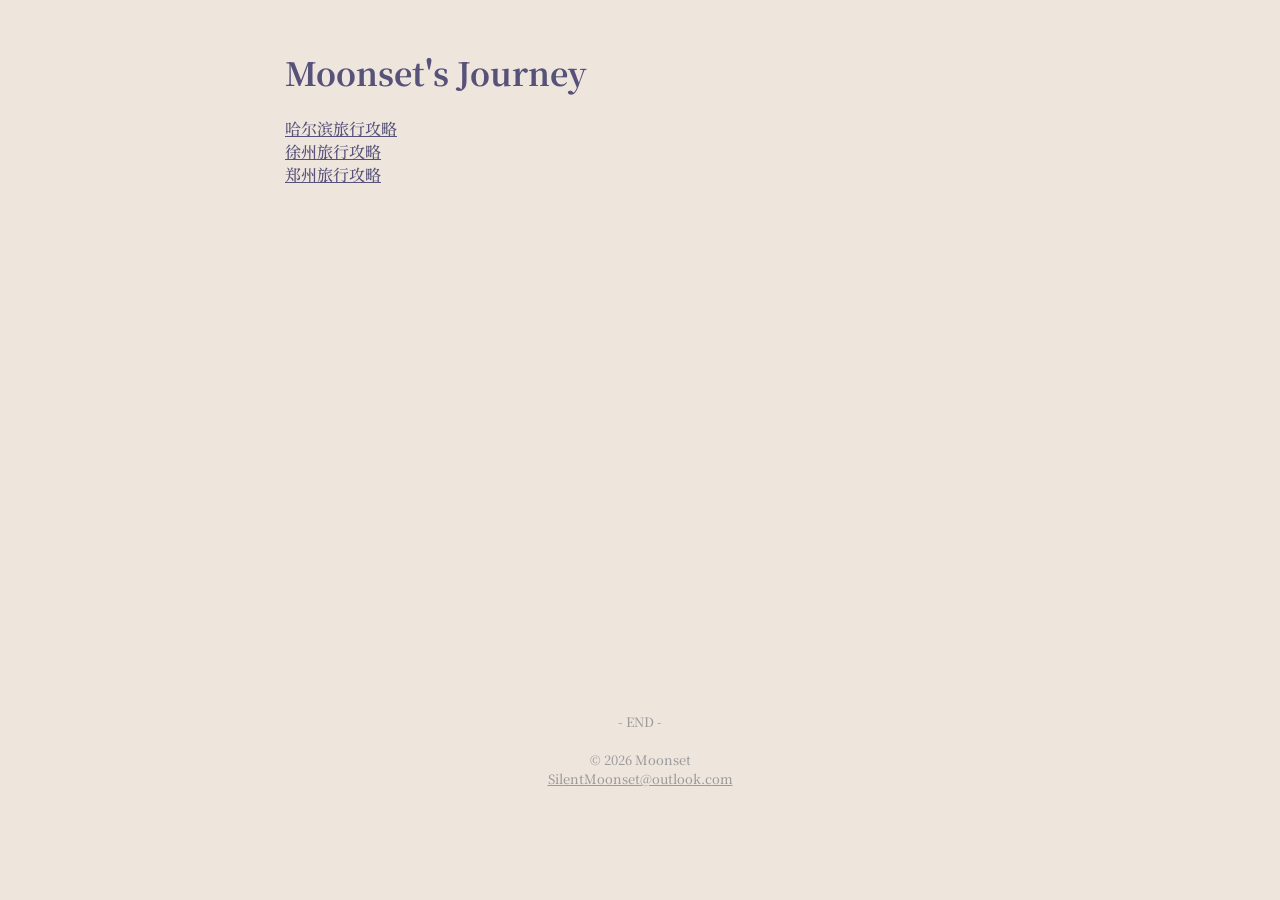
<file: index.html>
<!DOCTYPE html>

<html lang="zh-CN">

  <head>
    <meta charset="UTF-8">
    <meta name="viewport" content="width=device-width, initial-scale=1">

    <meta name="author" content="Moonset">
    <meta name="description" content="Walkthrough for my journey">

    <title>旅行攻略</title>
    <link rel="icon" href="./img/moonset_logo_2.png" type="image/x-icon">
    
    <link rel="stylesheet" href="./css/style.css">
  </head>

  <body>

    <main>
      <div class="container">
          <h1>Moonset's Journey</h1>

          <a href="./site/haerbin.html">哈尔滨旅行攻略</a><br>
          <a href="./site/xuzhou.html">徐州旅行攻略</a><br>
          <a href="./site/zhengzhou.html">郑州旅行攻略</a><br>
      </div>
    </main>

    <footer>
      <br><br><br><br><br><br><br><br><br><br><br><br><br><br><br><br><br><br><br><br><br><br><br><br>
      <p>- END -</p>
      <br>
      <p>&copy; 2026 Moonset</p>
      <p><a href="mailto:silentmoonset@outlook.com">SilentMoonset@outlook.com</a></p>
    </footer>

  </body>

</html>
</file>
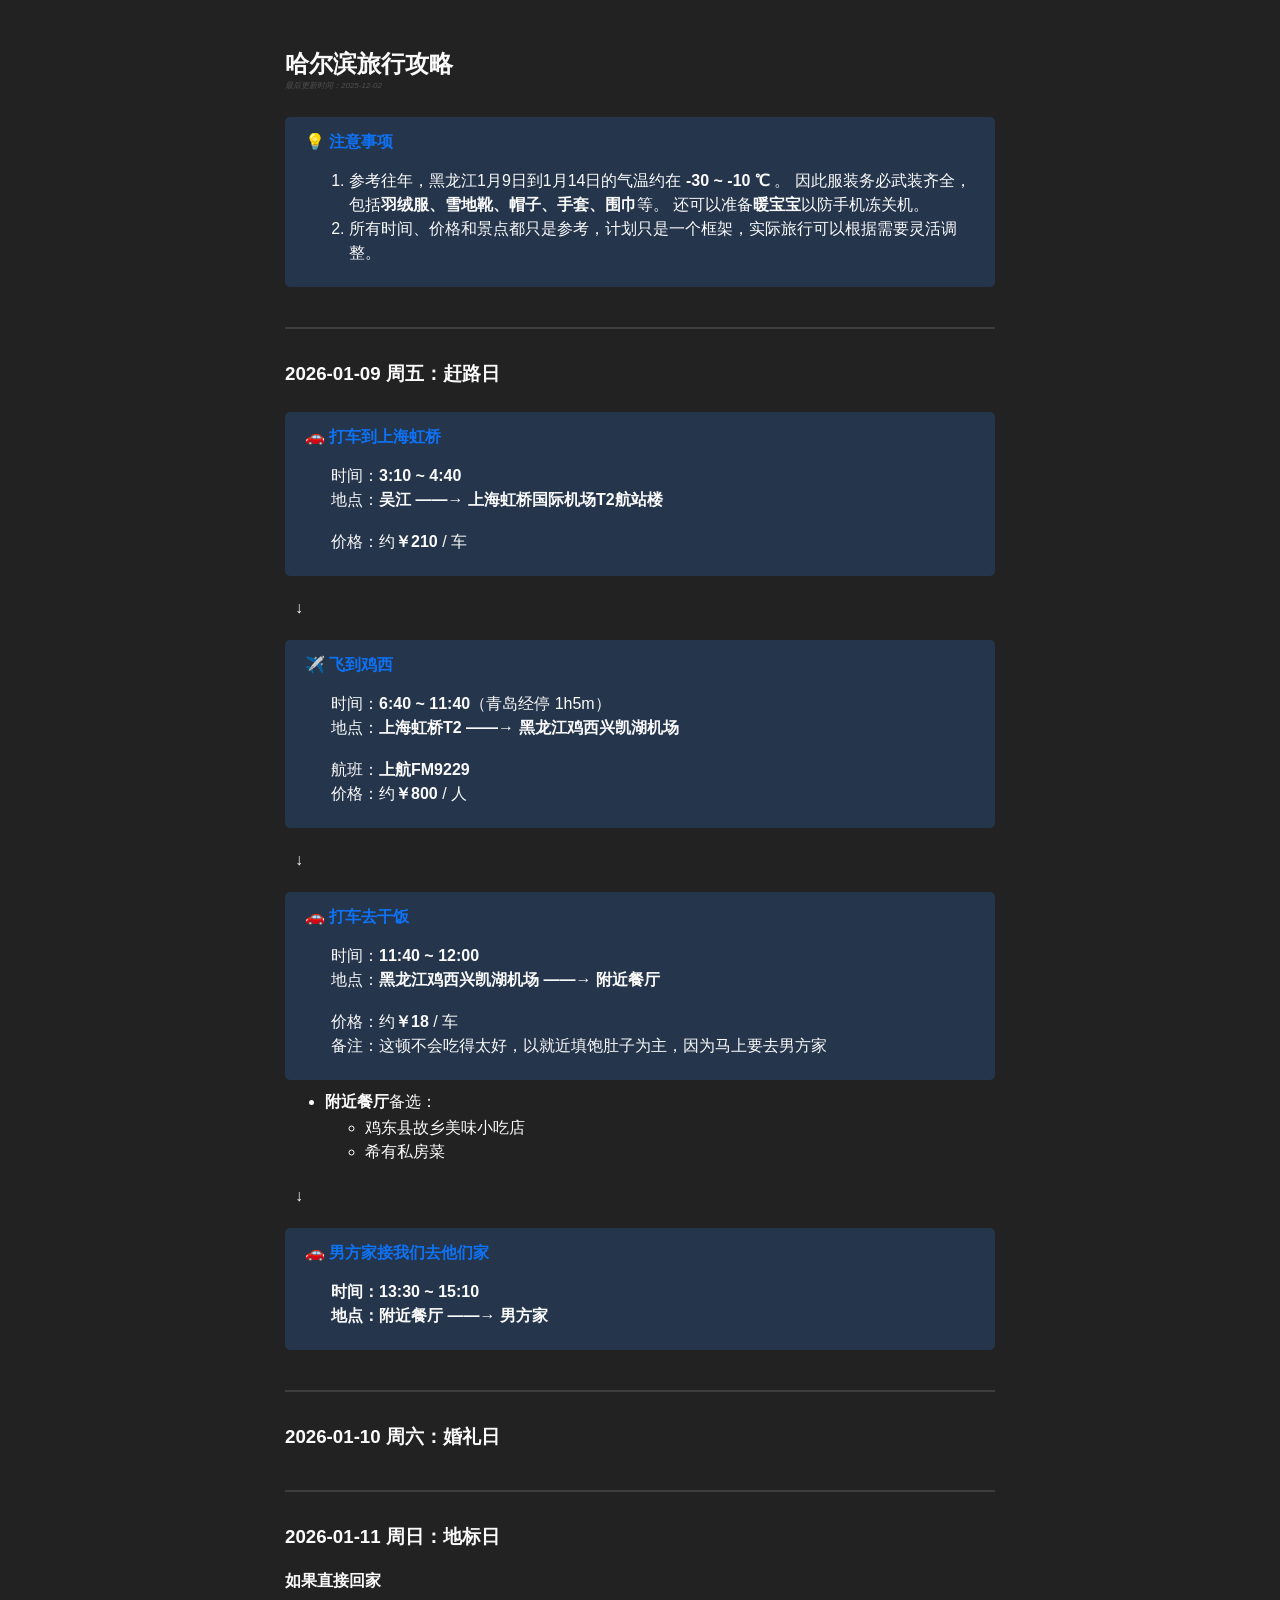
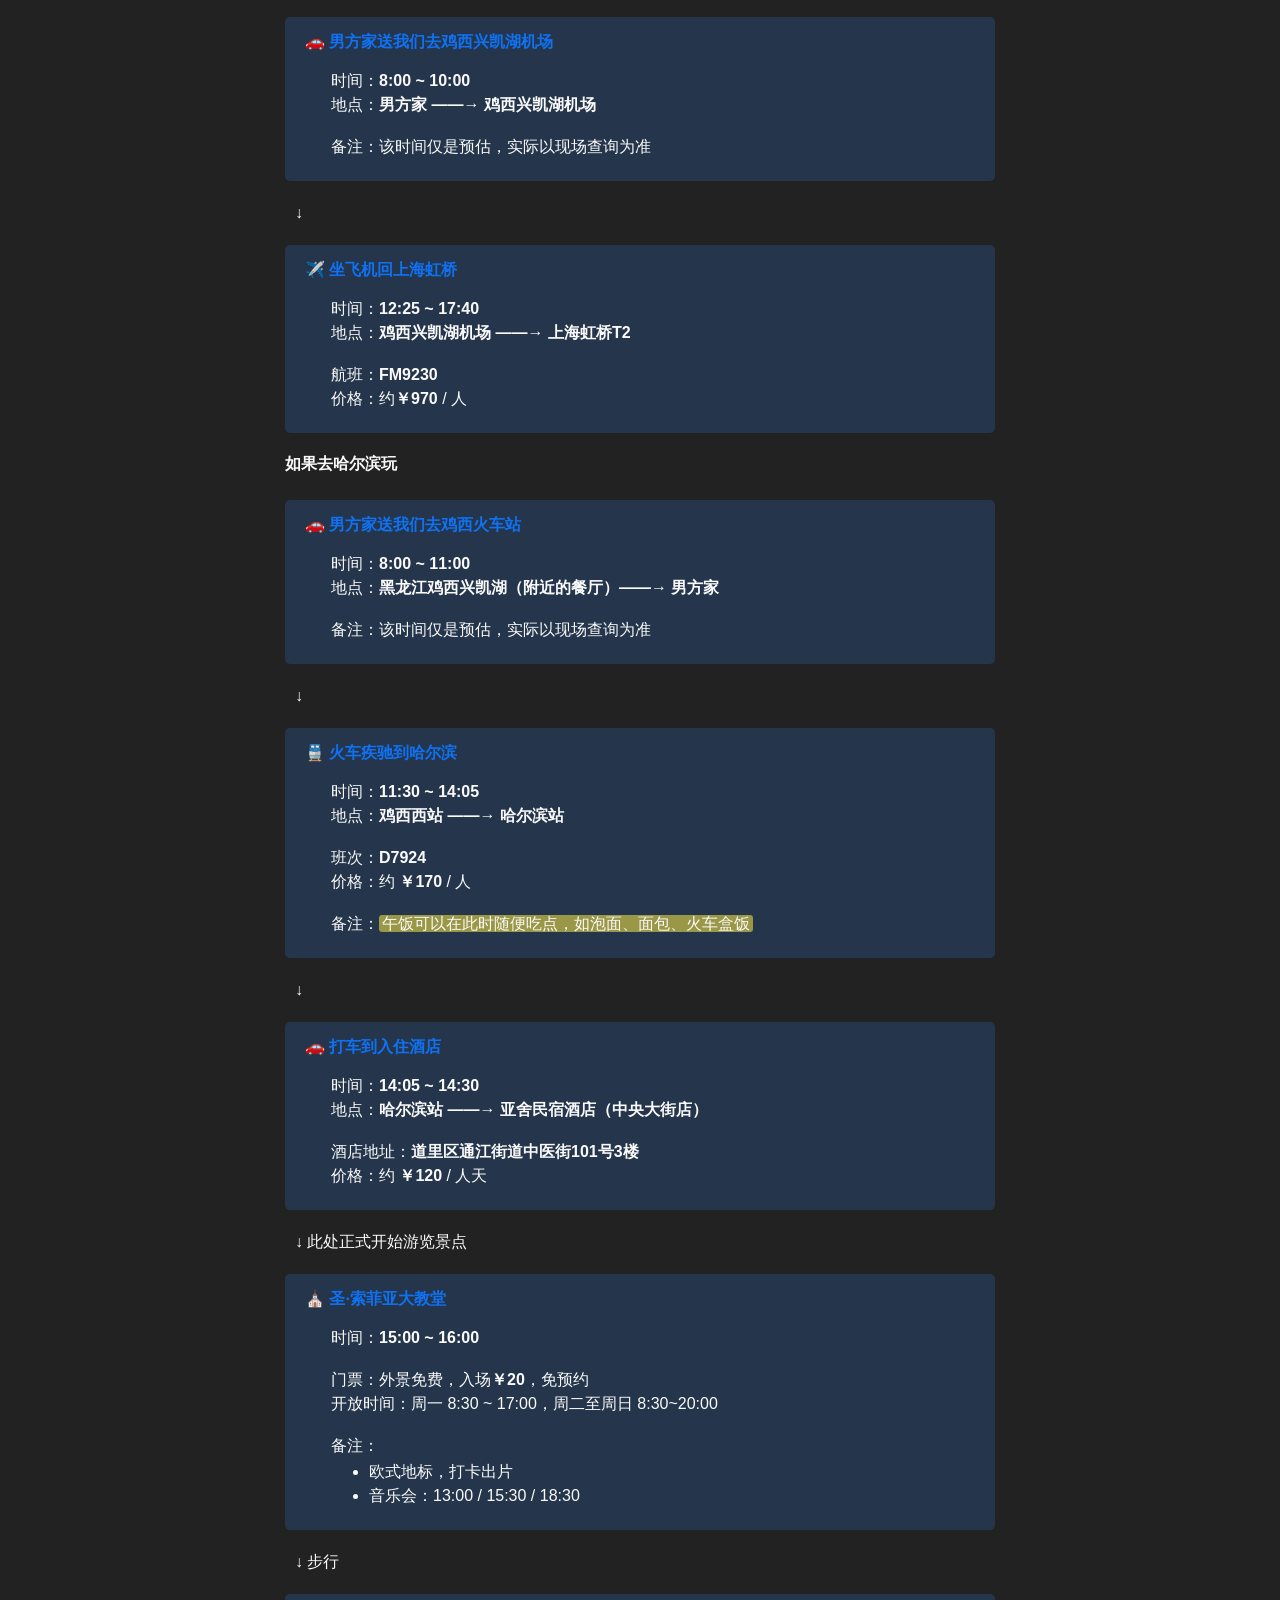
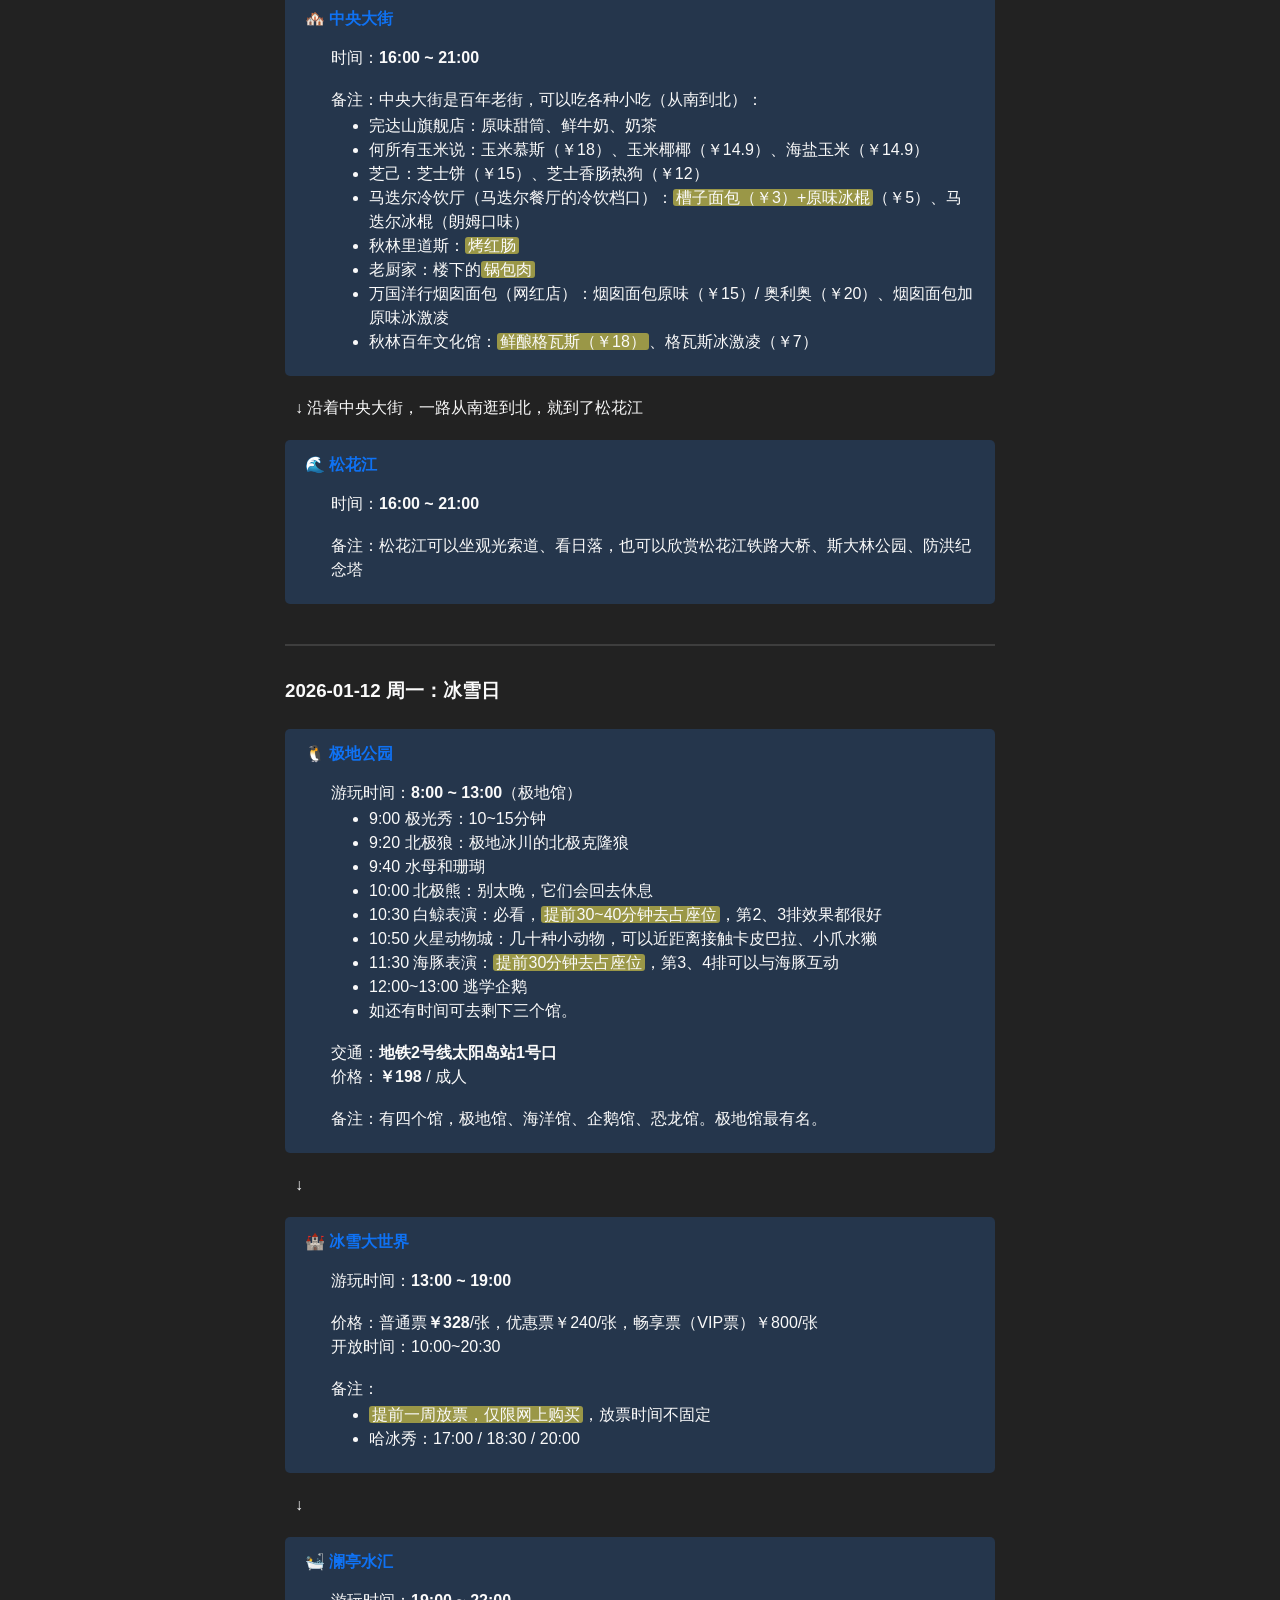
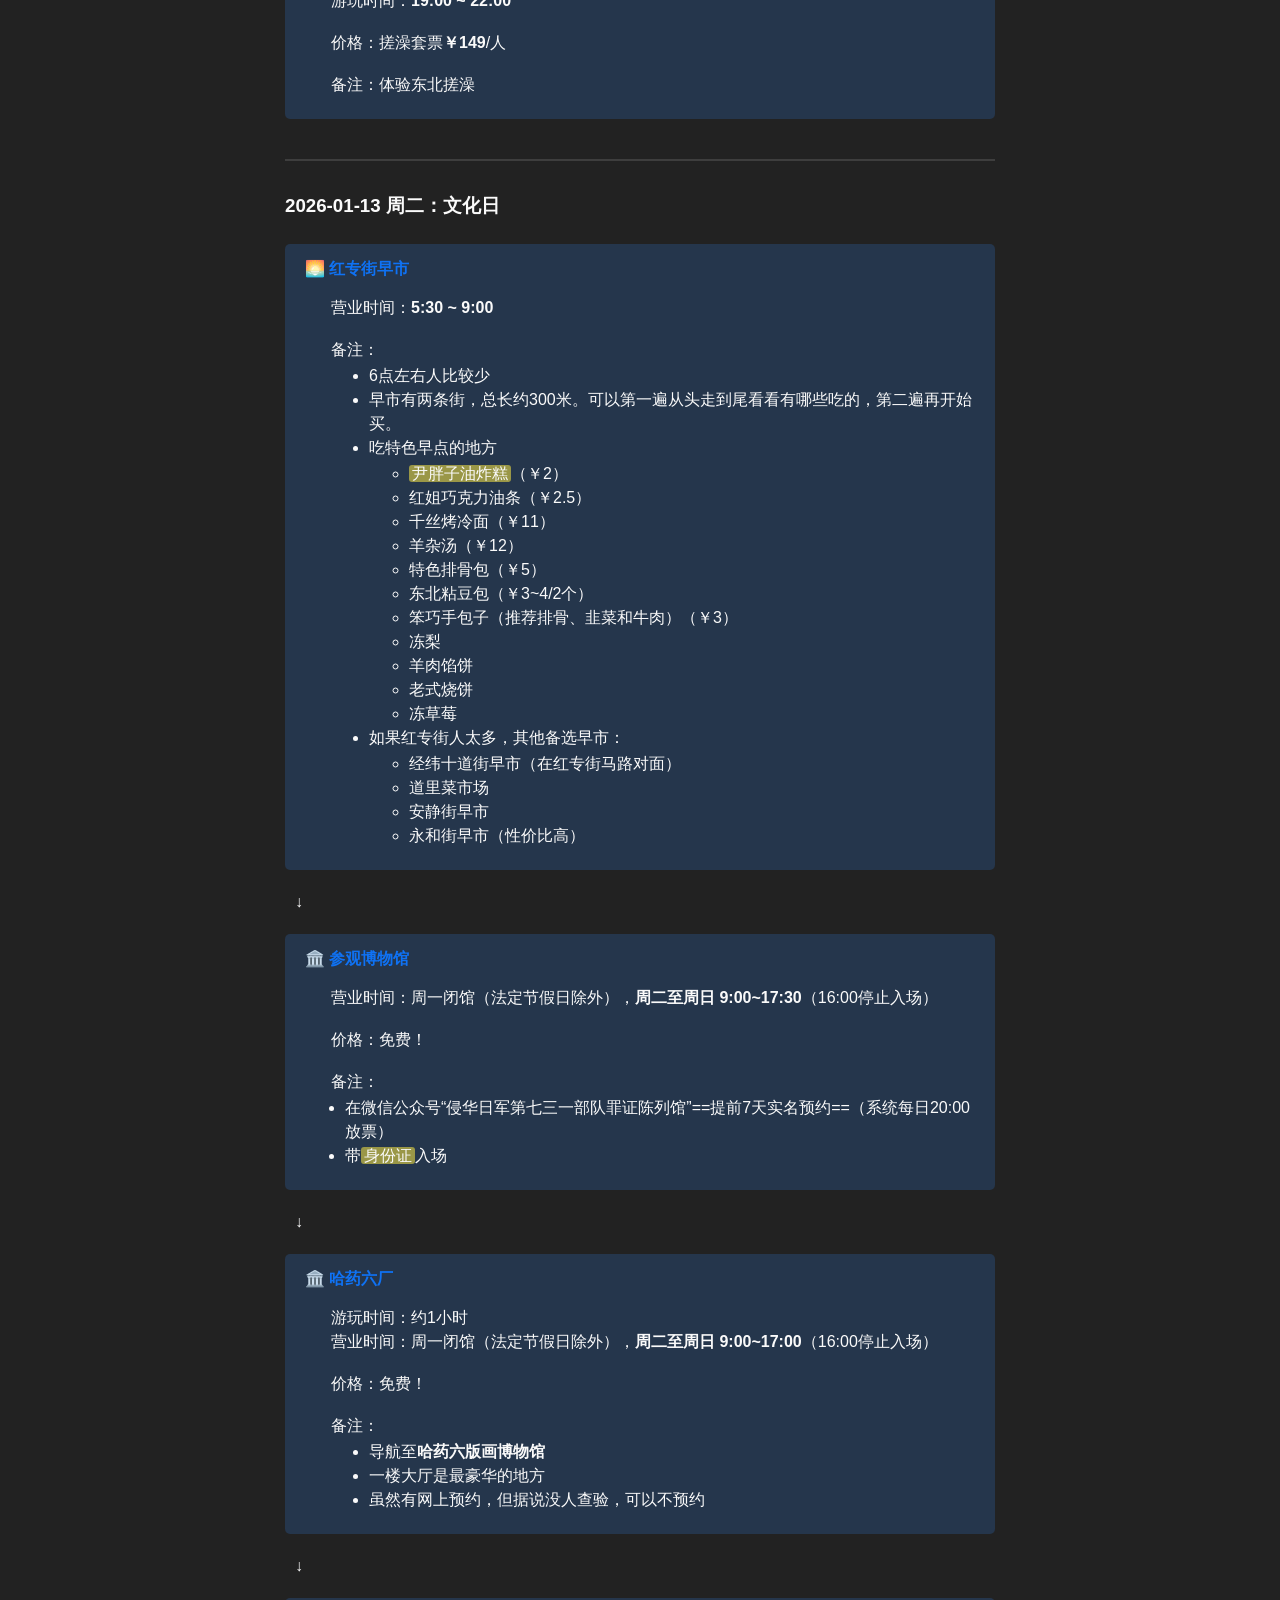
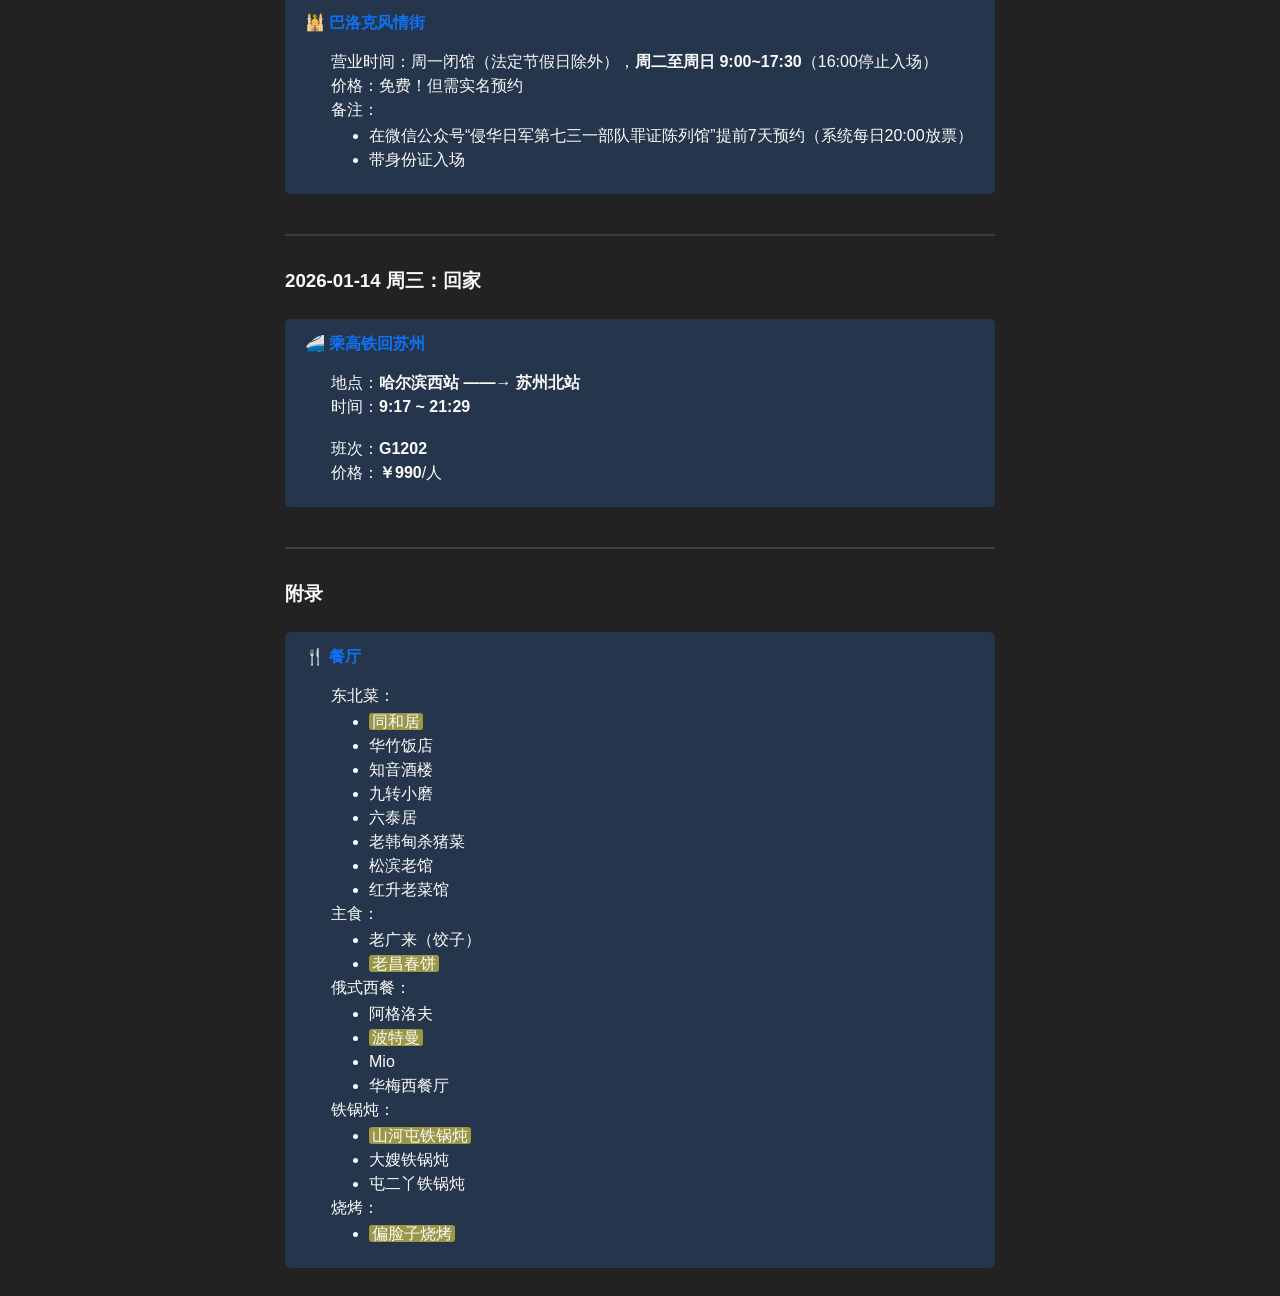
<file: docs/index.html>
<!DOCTYPE html>
<html lang="zh-CN">
    <head>
        <meta charset="UTF-8">
        <meta name="viewport" content="width=device-width, initial-scale=1">

        <title>哈尔滨旅行攻略</title>
        
        <link rel="stylesheet" href="css/style.css">
    </head>
    <body>
        <div class="container">

            <h2>哈尔滨旅行攻略</h2>
            <p class="timestamp">最后更新时间：2025-12-02</p>

            <div class="callout note">
                <div class="title">💡 注意事项</div>
                <ol class="l_indent">
                    <li>参考往年，黑龙江1月9日到1月14日的气温约在 <strong>-30 ~ -10 ℃</strong> 。
                        因此服装务必武装齐全，包括<strong>羽绒服、雪地靴、帽子、手套、围巾</strong>等。
                        还可以准备<strong>暖宝宝</strong>以防手机冻关机。</li>
                    <li>所有时间、价格和景点都只是参考，计划只是一个框架，实际旅行可以根据需要灵活调整。</li>
                </ol>
            </div>

            <hr>
            
            <!-- Day1: 2026-01-09 -->
            <h3>2026-01-09 周五：赶路日</h3>
            
            <div class="callout note">
                <div class="title">🚗 打车到上海虹桥</div>
                    <p class="p_indent">时间：<strong>3:10 ~ 4:40</strong></p>
                    <p class="p_indent">地点：<strong>吴江 ——→ 上海虹桥国际机场T2航站楼</strong></p>
                    <br>
                    <p class="p_indent">价格：约<strong>￥210</strong> / 车</p>
            </div>

            <p class="arrow">↓</p>

            <div class="callout note">
                <div class="title">✈️ 飞到鸡西</div>
                    <p class="p_indent">时间：<strong>6:40 ~ 11:40</strong>（青岛经停 1h5m）</p>
                    <p class="p_indent">地点：<strong>上海虹桥T2 ——→ 黑龙江鸡西兴凯湖机场</strong></p>
                    <br>
                    <p class="p_indent">航班：<strong>上航FM9229</strong></p>
                    <p class="p_indent">价格：约<strong>￥800</strong> / 人</p>
            </div>

            <p class="arrow">↓</p>

            <div class="callout note">
                <div class="title">🚗 打车去干饭</div>
                    <p class="p_indent">时间：<strong>11:40 ~ 12:00</strong></p>
                    <p class="p_indent">地点：<strong>黑龙江鸡西兴凯湖机场 ——→ 附近餐厅</strong></p>
                    <br>
                    <p class="p_indent">价格：约<strong>￥18</strong> / 车</p>
                    <p class="p_indent">备注：这顿不会吃得太好，以就近填饱肚子为主，因为马上要去男方家</p>
            </div>
            <ul id="ul1">
                <li><strong>附近餐厅</strong>备选：</li>
                <ul>
                    <li>鸡东县故乡美味小吃店</li>
                    <li>希有私房菜</li>
                </ul>
            </ul>

            <p class="arrow">↓</p>

            <div class="callout note">
                <div class="title">🚗 男方家接我们去他们家</div>
                    <p class="p_indent"><strong>时间：13:30 ~ 15:10</strong></p>
                    <p class="p_indent"><strong>地点：附近餐厅 ——→ 男方家</strong></p>
            </div>

            <hr>

            <!-- Day2: 2026-01-10 -->
            <h3>2026-01-10 周六：婚礼日</h3>

            <hr>

            <!-- Day3: 2026-01-11 -->
            <h3>2026-01-11 周日：地标日</h3>
            <h4>如果直接回家</h4>

            <div class="callout note">
                <div class="title">🚗 男方家送我们去鸡西兴凯湖机场</div>
                    <p class="p_indent">时间：<strong>8:00 ~ 10:00</strong></p>
                    <p class="p_indent">地点：<strong>男方家 ——→ 鸡西兴凯湖机场</strong></p>
                    <br>
                    <p class="p_indent">备注：该时间仅是预估，实际以现场查询为准</p>
            </div>

            <p class="arrow">↓</p>

            <div class="callout note">
                <div class="title">✈️ 坐飞机回上海虹桥</div>
                    <p class="p_indent">时间：<strong>12:25 ~ 17:40</strong></p>
                    <p class="p_indent">地点：<strong>鸡西兴凯湖机场 ——→ 上海虹桥T2</strong></p>
                    <br>
                    <p class="p_indent">航班：<strong>FM9230</strong></p>
                    <p class="p_indent">价格：约<strong>￥970</strong> / 人</p>
            </div>

            <h4>如果去哈尔滨玩</h4>

            <div class="callout note">
                <div class="title">🚗 男方家送我们去鸡西火车站</div>
                    <p class="p_indent">时间：<strong>8:00 ~ 11:00</strong></p>
                    <p class="p_indent">地点：<strong>黑龙江鸡西兴凯湖（附近的餐厅）——→ 男方家</strong></p>
                    <br>
                    <p class="p_indent">备注：该时间仅是预估，实际以现场查询为准</p>
            </div>

            <p class="arrow">↓</p>

            <div class="callout note">
                <div class="title">🚆 火车疾驰到哈尔滨</div>
                    <p class="p_indent">时间：<strong>11:30 ~ 14:05</strong></p>
                    <p class="p_indent">地点：<strong>鸡西西站 ——→ 哈尔滨站</strong></p>
                    <br>
                    <p class="p_indent">班次：<strong>D7924</strong></p>
                    <p class="p_indent">价格：约 <strong>￥170</strong> / 人</p>
                    <br>
                    <p class="p_indent">备注：<mark>午饭可以在此时随便吃点，如泡面、面包、火车盒饭</mark></p>
            </div>

            <p class="arrow">↓</p>

            <div class="callout note">
                <div class="title">🚗 打车到入住酒店</div>
                    <p class="p_indent">时间：<strong>14:05 ~ 14:30</strong></p>
                    <p class="p_indent">地点：<strong>哈尔滨站 ——→ 亚舍民宿酒店（中央大街店）</strong></p>
                    <br>
                    <p class="p_indent">酒店地址：<strong>道里区通江街道中医街101号3楼</strong></p>
                    <p class="p_indent">价格：约 <strong>￥120</strong> / 人天</p>
            </div>

            <p class="arrow">↓ 此处正式开始游览景点</p>

            <div class="callout note">
                <div class="title">⛪️ 圣·索菲亚大教堂</div>
                    <p class="p_indent">时间：<strong>15:00 ~ 16:00</strong></p>
                    <br>
                    <p class="p_indent">门票：外景免费，入场<strong>￥20</strong>，免预约</p>
                    <p class="p_indent">开放时间：周一 8:30 ~ 17:00，周二至周日 8:30~20:00</p>
                    <br>
                    <p class="p_indent">备注：</p>
                    <ul class="normal_li_indent">
                        <li>欧式地标，打卡出片</li>
                        <li>音乐会：13:00 / 15:30 / 18:30</li>
                    </ul>
            </div>

            <p class="arrow">↓ 步行</p>

            <div class="callout note">
                <div class="title">🏘️ 中央大街</div>
                    <p class="p_indent">时间：<strong>16:00 ~ 21:00</strong></p>
                    <br>
                    <p class="p_indent">备注：中央大街是百年老街，可以吃各种小吃（从南到北）：</p>
                    <ul class="normal_li_indent">
                        <li>完达山旗舰店：原味甜筒、鲜牛奶、奶茶</li>
                        <li>何所有玉米说：玉米慕斯（￥18）、玉米椰椰（￥14.9）、海盐玉米（￥14.9）</li>
                        <li>芝己：芝士饼（￥15）、芝士香肠热狗（￥12）</li>
                        <li>马迭尔冷饮厅（马迭尔餐厅的冷饮档口）：<mark>槽子面包（￥3）+原味冰棍</mark>（￥5）、马迭尔冰棍（朗姆口味）</li>
                        <li>秋林里道斯：<mark>烤红肠</mark></li>
                        <li>老厨家：楼下的<mark>锅包肉</mark></li>
                        <li>万国洋行烟囱面包（网红店）：烟囱面包原味（￥15）/ 奥利奥（￥20）、烟囱面包加原味冰激凌</li>
                        <li>秋林百年文化馆：<mark>鲜酿格瓦斯（￥18）</mark>、格瓦斯冰激凌（￥7）</li>
                    </ul>
            </div>

            <p class="arrow">↓ 沿着中央大街，一路从南逛到北，就到了松花江</p>

            <div class="callout note">
                <div class="title">🌊 松花江</div>
                    <p class="p_indent">时间：<strong>16:00 ~ 21:00</strong></p>
                    <br>
                    <p class="p_indent">备注：松花江可以坐观光索道、看日落，也可以欣赏松花江铁路大桥、斯大林公园、防洪纪念塔</p>
            </div>

            <hr>
            
            <!-- Day4: 2026-01-12 -->
            <h3>2026-01-12 周一：冰雪日</h3>

            <div class="callout note">
                <div class="title">🐧 极地公园</div>
                    <p class="p_indent">游玩时间：<strong>8:00 ~ 13:00</strong>（极地馆）</p>
                    <ul class="normal_li_indent">
                        <li>9:00 极光秀：10~15分钟</li>
                        <li>9:20 北极狼：极地冰川的北极克隆狼</li>
                        <li>9:40 水母和珊瑚</li>
                        <li>10:00 北极熊：别太晚，它们会回去休息</li>
                        <li>10:30 白鲸表演：必看，<mark>提前30~40分钟去占座位</mark>，第2、3排效果都很好</li>
                        <li>10:50 火星动物城：几十种小动物，可以近距离接触卡皮巴拉、小爪水獭</li>
                        <li>11:30 海豚表演：<mark>提前30分钟去占座位</mark>，第3、4排可以与海豚互动</li>
                        <li>12:00~13:00 逃学企鹅</li>
                        <li>如还有时间可去剩下三个馆。</li>
                    </ul>
                    <br>
                    <p class="p_indent">交通：<strong>地铁2号线太阳岛站1号口</strong></p>
                    <p class="p_indent">价格：<strong>￥198</strong> / 成人</p>
                    <br>
                    <p class="p_indent">备注：有四个馆，极地馆、海洋馆、企鹅馆、恐龙馆。极地馆最有名。</p>
            </div>

            <p class="arrow">↓</p>

            <div class="callout note">
                <div class="title">🏰 冰雪大世界</div>
                    <p class="p_indent">游玩时间：<strong>13:00 ~ 19:00</strong></p>
                    <br>
                    <p class="p_indent">价格：普通票<strong>￥328</strong>/张，优惠票￥240/张，畅享票（VIP票）￥800/张</p>
                    <p class="p_indent">开放时间：10:00~20:30</p>
                    <br>
                    <p class="p_indent">备注：</p>
                    <ul class="normal_li_indent">
                        <li><mark>提前一周放票，仅限网上购买</mark>，放票时间不固定</li>
                        <li>哈冰秀：17:00 / 18:30 / 20:00</li>
                    </ul>
            </div>
            
            <p class="arrow">↓</p>

            <div class="callout note">
                <div class="title">🛀 澜亭水汇</div>
                    <p class="p_indent">游玩时间：<strong>19:00 ~ 22:00</strong></p>
                    <br>
                    <p class="p_indent">价格：搓澡套票<strong>￥149</strong>/人</p>
                    <br>
                    <p class="p_indent">备注：体验东北搓澡</p>
            </div>

            <hr>

            <!-- Day5: 2026-01-13 -->
            <h3>2026-01-13 周二：文化日</h3>

            <div class="callout note">
                <div class="title">🌅 红专街早市</div>
                    <p class="p_indent">营业时间：<strong>5:30 ~ 9:00</strong></p>
                    <br>
                    <p class="p_indent">备注：</p>
                    <ul class="normal_li_indent">
                        <li>6点左右人比较少</li>
                        <li>早市有两条街，总长约300米。可以第一遍从头走到尾看看有哪些吃的，第二遍再开始买。</li>
                        <li>吃特色早点的地方</li>
                        <ul>
                            <li><mark>尹胖子油炸糕</mark>（￥2）</li>
                            <li>红姐巧克力油条（￥2.5）</li>
                            <li>千丝烤冷面（￥11）</li>
                            <li>羊杂汤（￥12）</li>
                            <li>特色排骨包（￥5）</li>
                            <li>东北粘豆包（￥3~4/2个）</li>
                            <li>笨巧手包子（推荐排骨、韭菜和牛肉）（￥3）</li>
                            <li>冻梨</li>
                            <li>羊肉馅饼</li>
                            <li>老式烧饼</li>
                            <li>冻草莓</li>
                        </ul>
                        <li>如果红专街人太多，其他备选早市：</li>
                        <ul>
                            <li>经纬十道街早市（在红专街马路对面）</li>
                            <li>道里菜市场</li>
                            <li>安静街早市</li>
                            <li>永和街早市（性价比高）</li>
                        </ul>
                    </ul>
            </div>

            <p class="arrow">↓</p>

            <div class="callout note">
                <div class="title">🏛️ 参观博物馆</div>
                    <p class="p_indent">营业时间：周一闭馆（法定节假日除外），<strong>周二至周日 9:00~17:30</strong>（16:00停止入场）</p>
                    <br>
                    <p class="p_indent">价格：免费！</p>
                    <br>
                    <p class="p_indent">备注：</p>
                    <ul>
                        <li>在微信公众号“侵华日军第七三一部队罪证陈列馆”==提前7天实名预约==（系统每日20:00放票）</li>
                        <li>带<mark>身份证</mark>入场</li>
                    </ul>
            </div>

            <p class="arrow">↓</p>

            <div class="callout note">
                <div class="title">🏛️ 哈药六厂</div>
                    <p class="p_indent">游玩时间：约1小时</p>
                    <p class="p_indent">营业时间：周一闭馆（法定节假日除外），<strong>周二至周日 9:00~17:00</strong>（16:00停止入场）</p>
                    <br>
                    <p class="p_indent">价格：免费！</p>
                    <br>
                    <p class="p_indent">备注：</p>
                    <ul class="normal_li_indent">
                        <li>导航至<strong>哈药六版画博物馆</strong></li>
                        <li>一楼大厅是最豪华的地方</li>
                        <li>虽然有网上预约，但据说没人查验，可以不预约</li>
                    </ul>
            </div>

            <p class="arrow">↓</p>

            <div class="callout note">
                <div class="title">🕌 巴洛克风情街</div>
                    <p class="p_indent">营业时间：周一闭馆（法定节假日除外），<strong>周二至周日 9:00~17:30</strong>（16:00停止入场）</p>
                    <p class="p_indent">价格：免费！但需实名预约</p>
                    <p class="p_indent">备注：</p>
                    <ul class="normal_li_indent">
                        <li>在微信公众号“侵华日军第七三一部队罪证陈列馆”提前7天预约（系统每日20:00放票）</li>
                        <li>带身份证入场</li>
                    </ul>
            </div>

            <hr>

            <!-- Day6: 2026-01-14 -->
            <h3>2026-01-14 周三：回家</h3>

            <div class="callout note">
                <div class="title">🚄 乘高铁回苏州</div>
                    <p class="p_indent">地点：<strong>哈尔滨西站 ——→ 苏州北站</strong></p>
                    <p class="p_indent">时间：<strong>9:17 ~ 21:29</strong></p>
                    <br>
                    <p class="p_indent">班次：<strong>G1202</strong></p>
                    <p class="p_indent">价格：<strong>￥990</strong>/人</p>
            </div>

            <hr>

            <h3>附录</h3>

            <div class="callout note">
                <div class="title">🍴 餐厅</div>
                    <p class="p_indent">东北菜：</p>
                    <ul class="normal_li_indent">
                        <li><mark>同和居</mark></li>
                        <li>华竹饭店</li>
                        <li>知音酒楼</li>
                        <li>九转小磨</li>
                        <li>六泰居</li>
                        <li>老韩甸杀猪菜</li>
                        <li>松滨老馆</li>
                        <li>红升老菜馆</li>
                    </ul>
                    <p class="p_indent">主食：</p>
                    <ul class="normal_li_indent">
                        <li>老广来（饺子）</li>
                        <li><mark>老昌春饼</mark></li>
                    </ul>
                    <p class="p_indent">俄式西餐：</p>
                    <ul class="normal_li_indent">
                        <li>阿格洛夫</li>
                        <li><mark>波特曼</mark></li>
                        <li>Mio</li>
                        <li>华梅西餐厅</li>
                    </ul>
                    <p class="p_indent">铁锅炖：</p>
                    <ul class="normal_li_indent">
                        <li><mark>山河屯铁锅炖</mark></li>
                        <li>大嫂铁锅炖</li>
                        <li>屯二丫铁锅炖</li>
                    </ul>
                    <p class="p_indent">烧烤：</p>
                    <ul class="normal_li_indent">
                        <li><mark>偏脸子烧烤</mark></li>
                    </ul>
            </div>
        </body>
    </div>
</html>
</file>
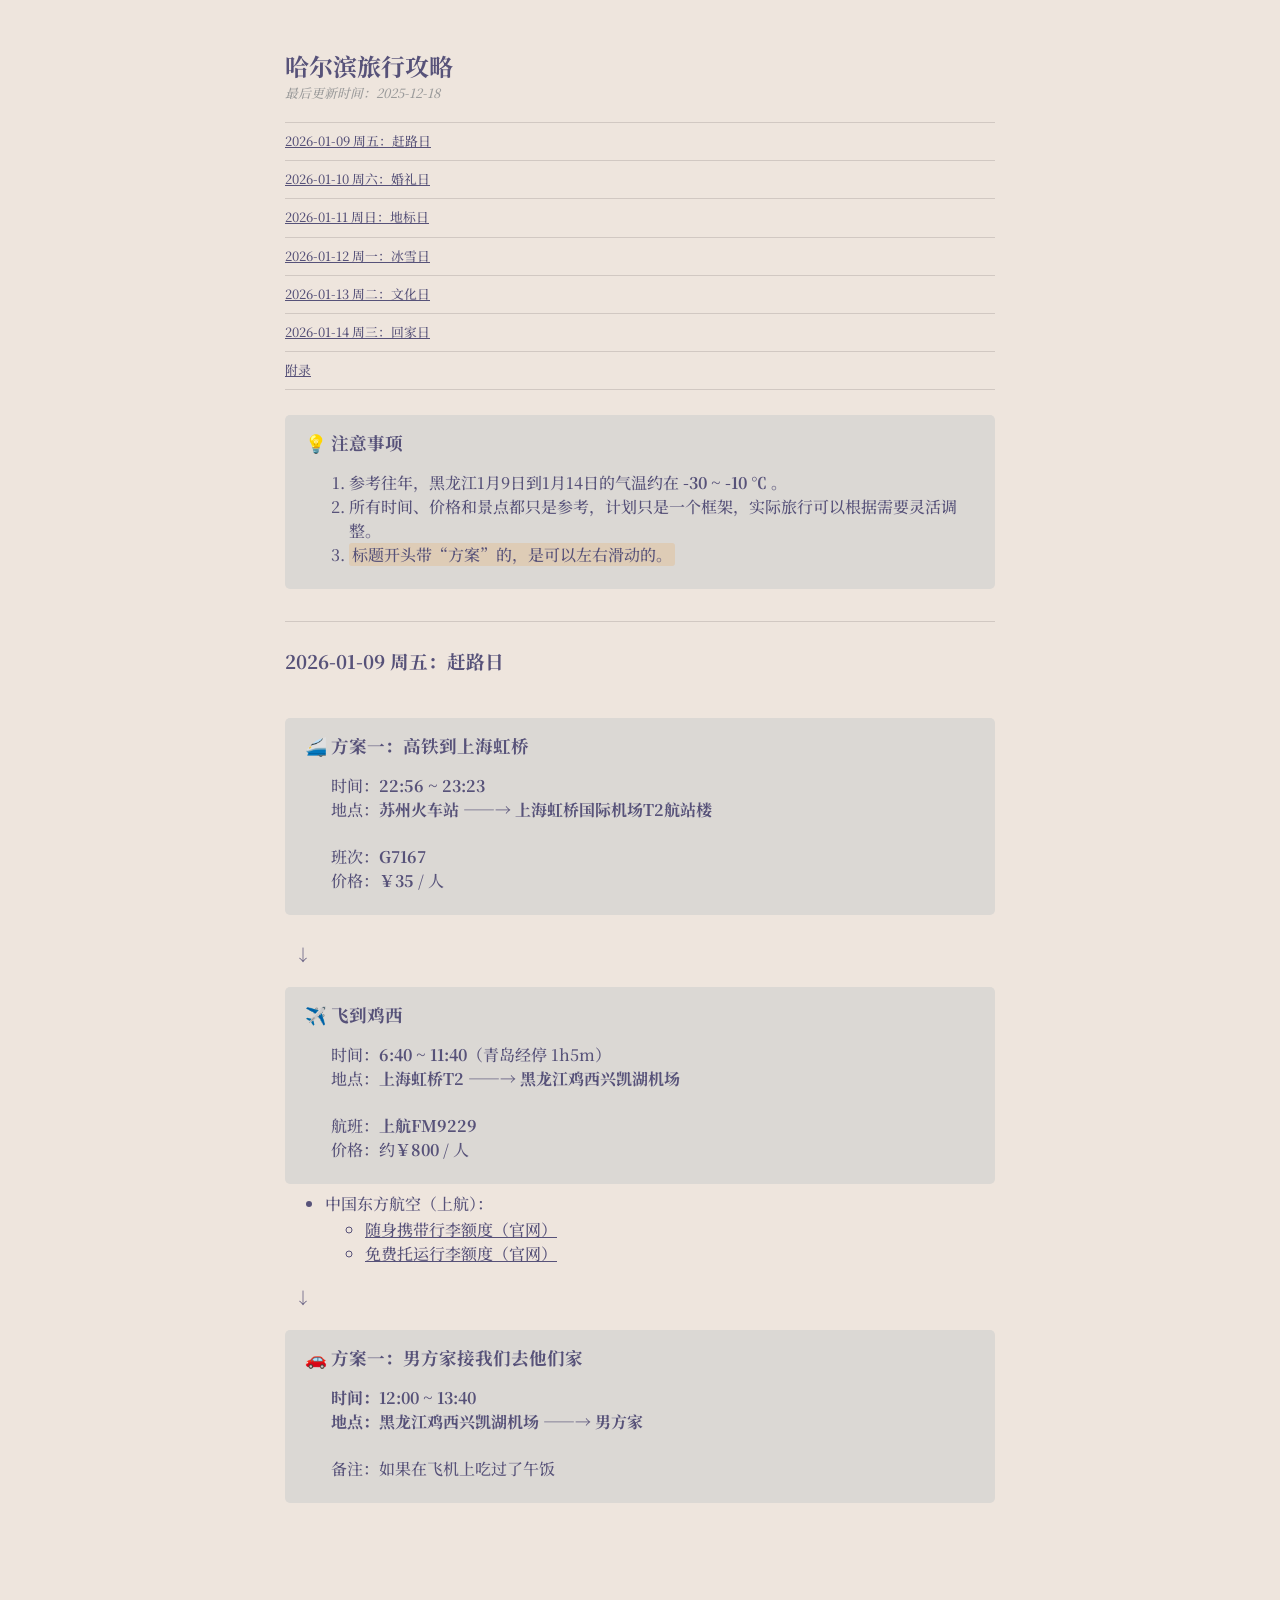
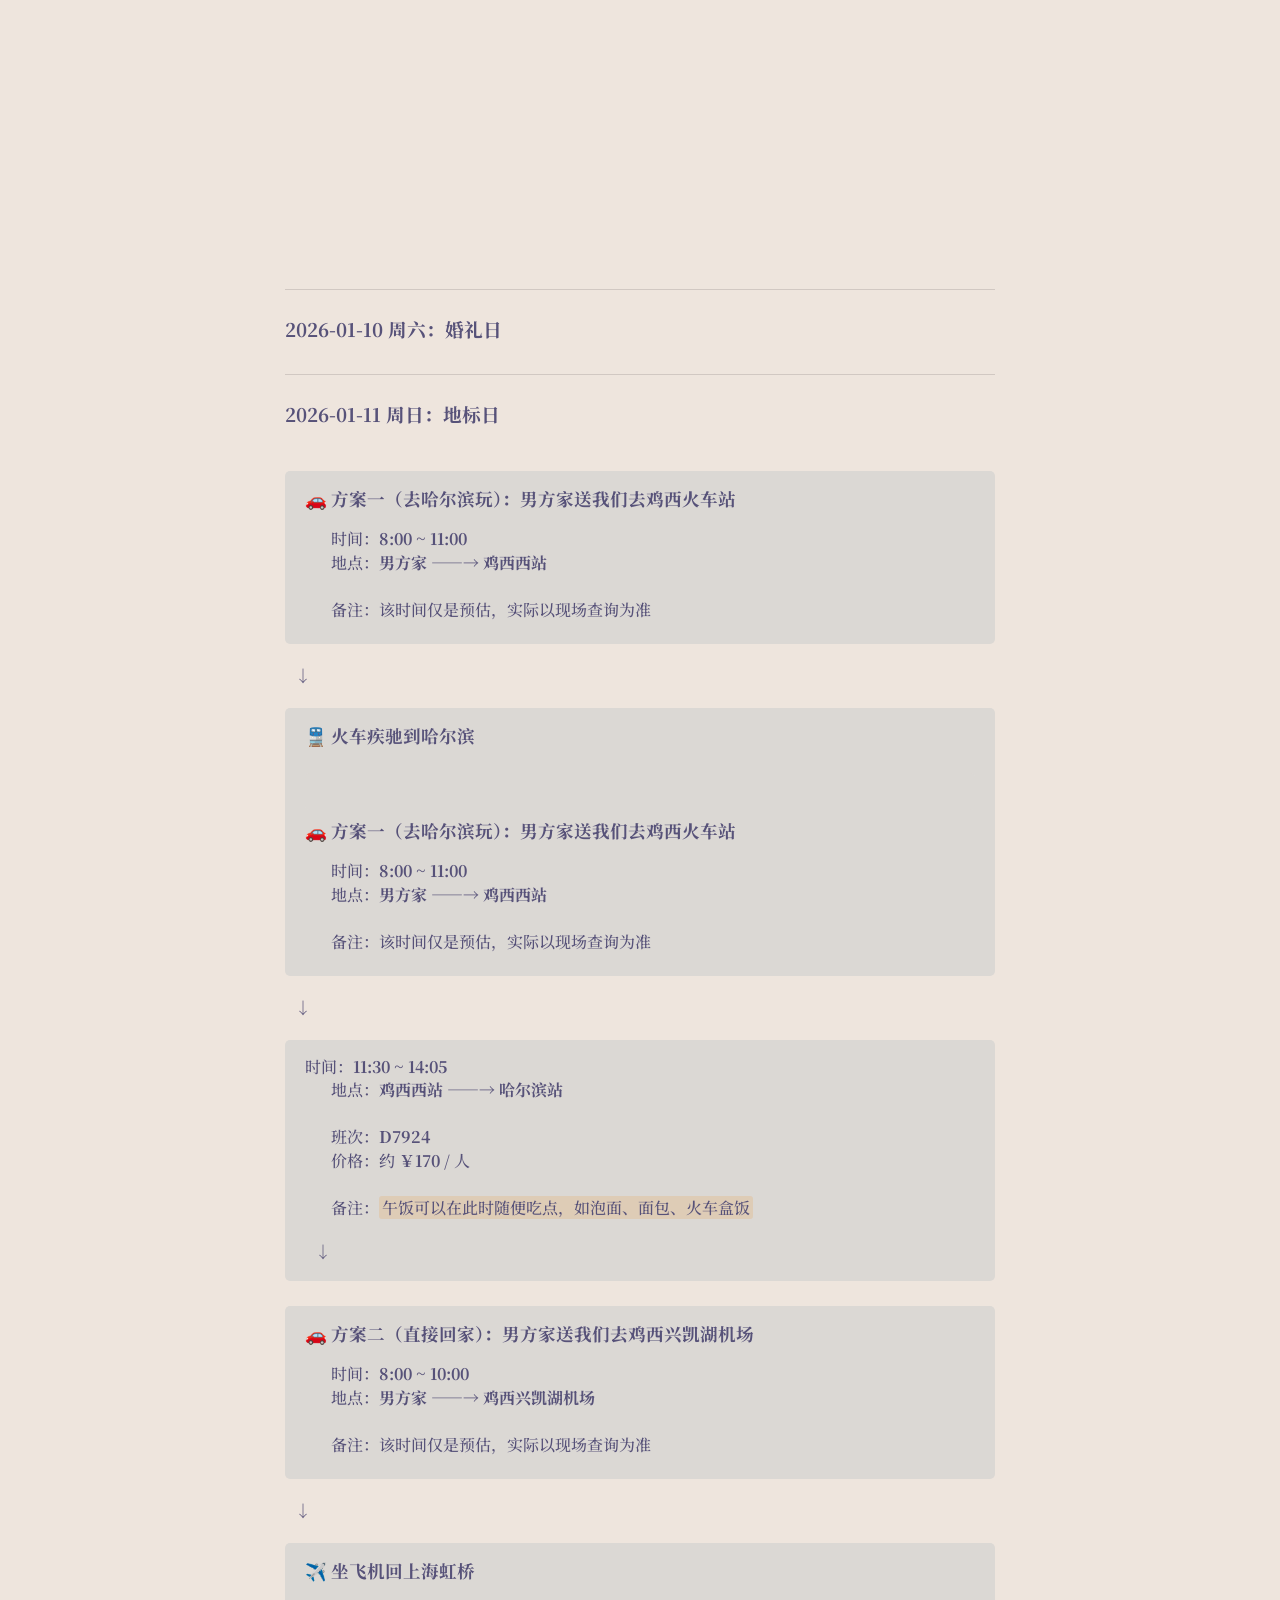
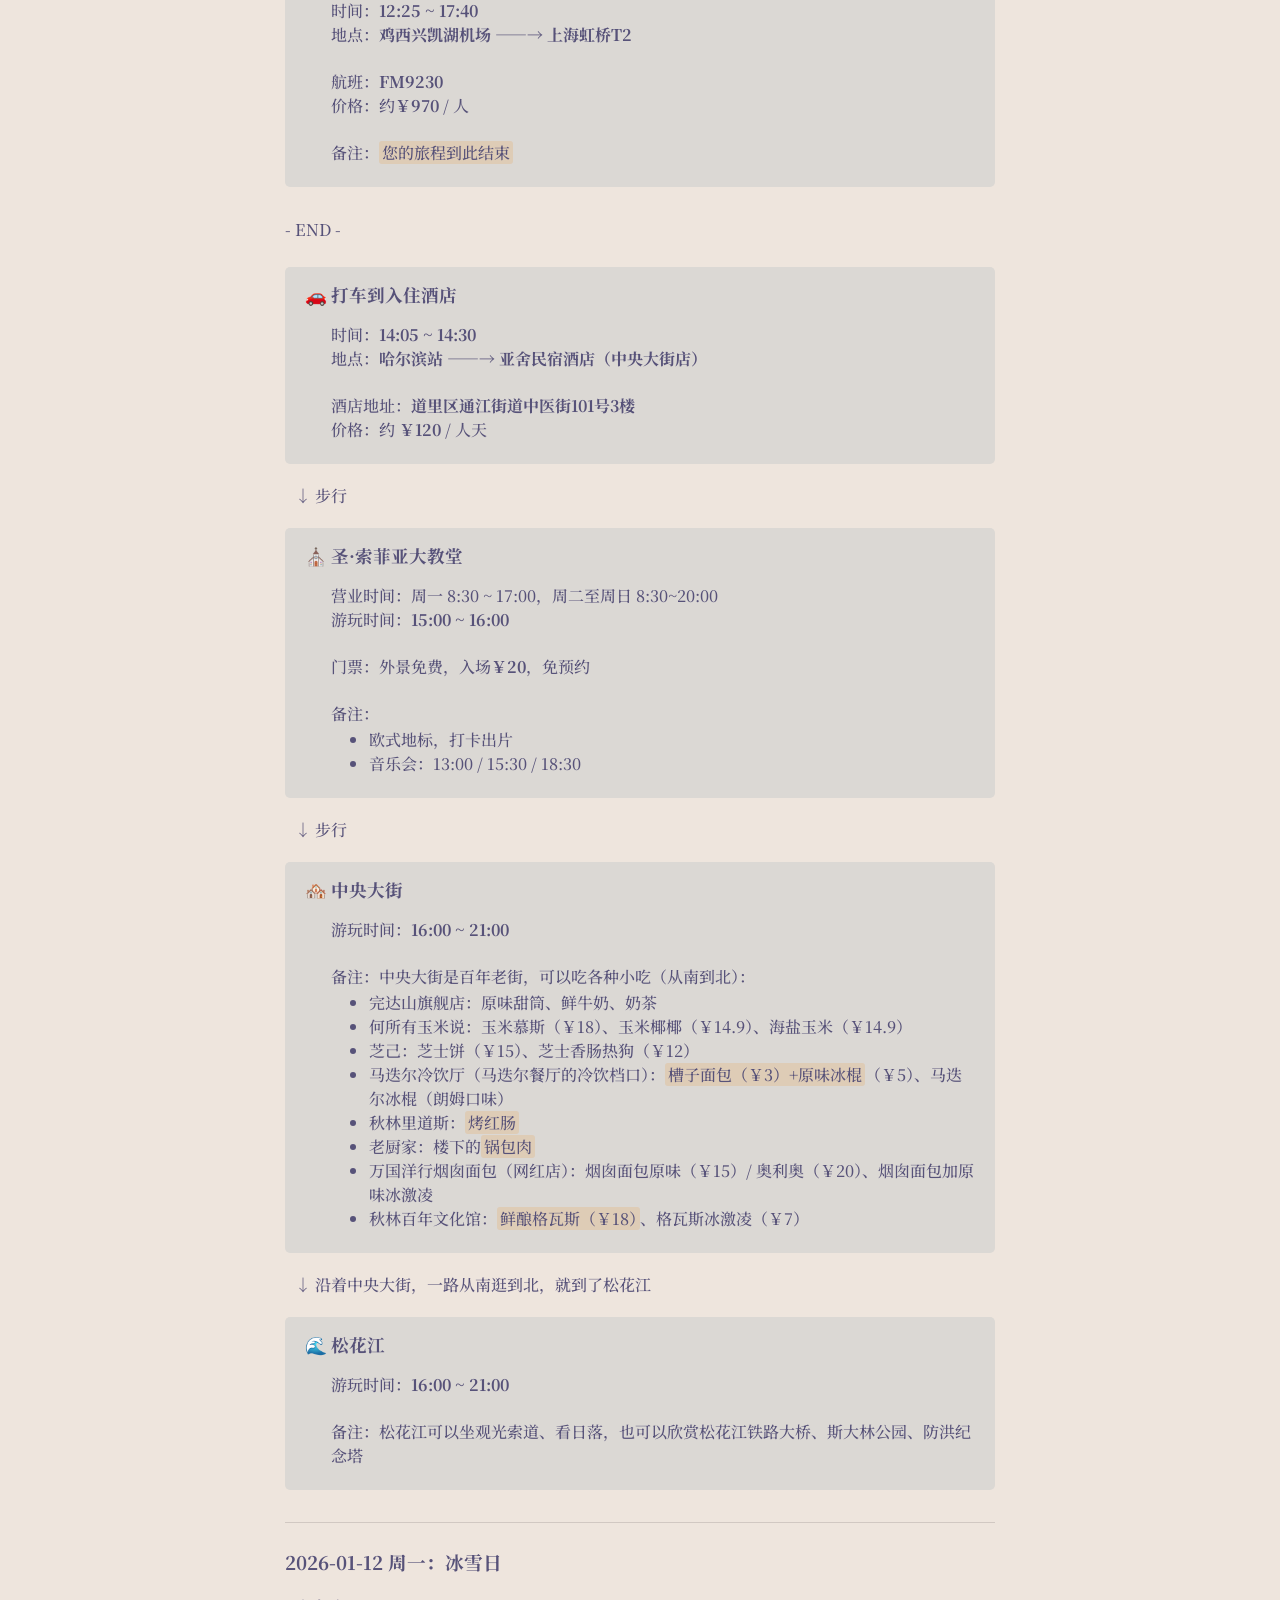
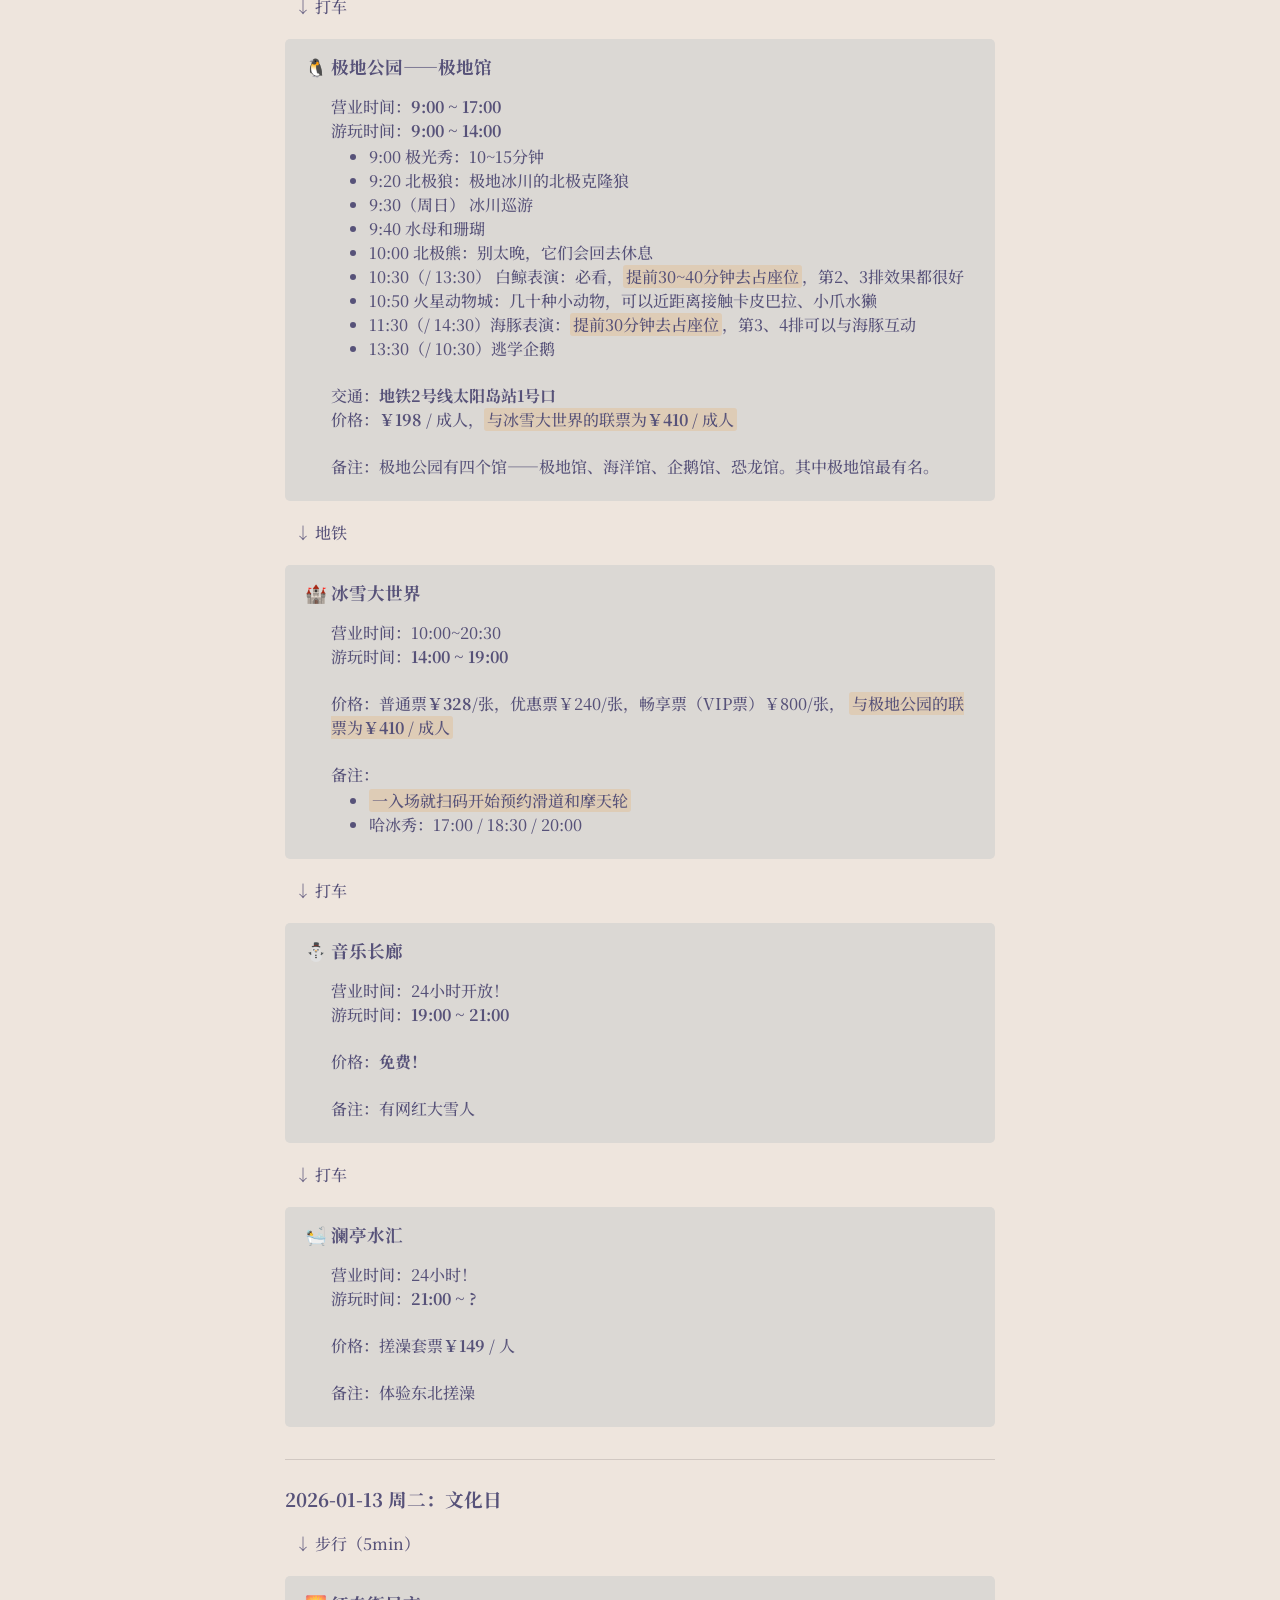
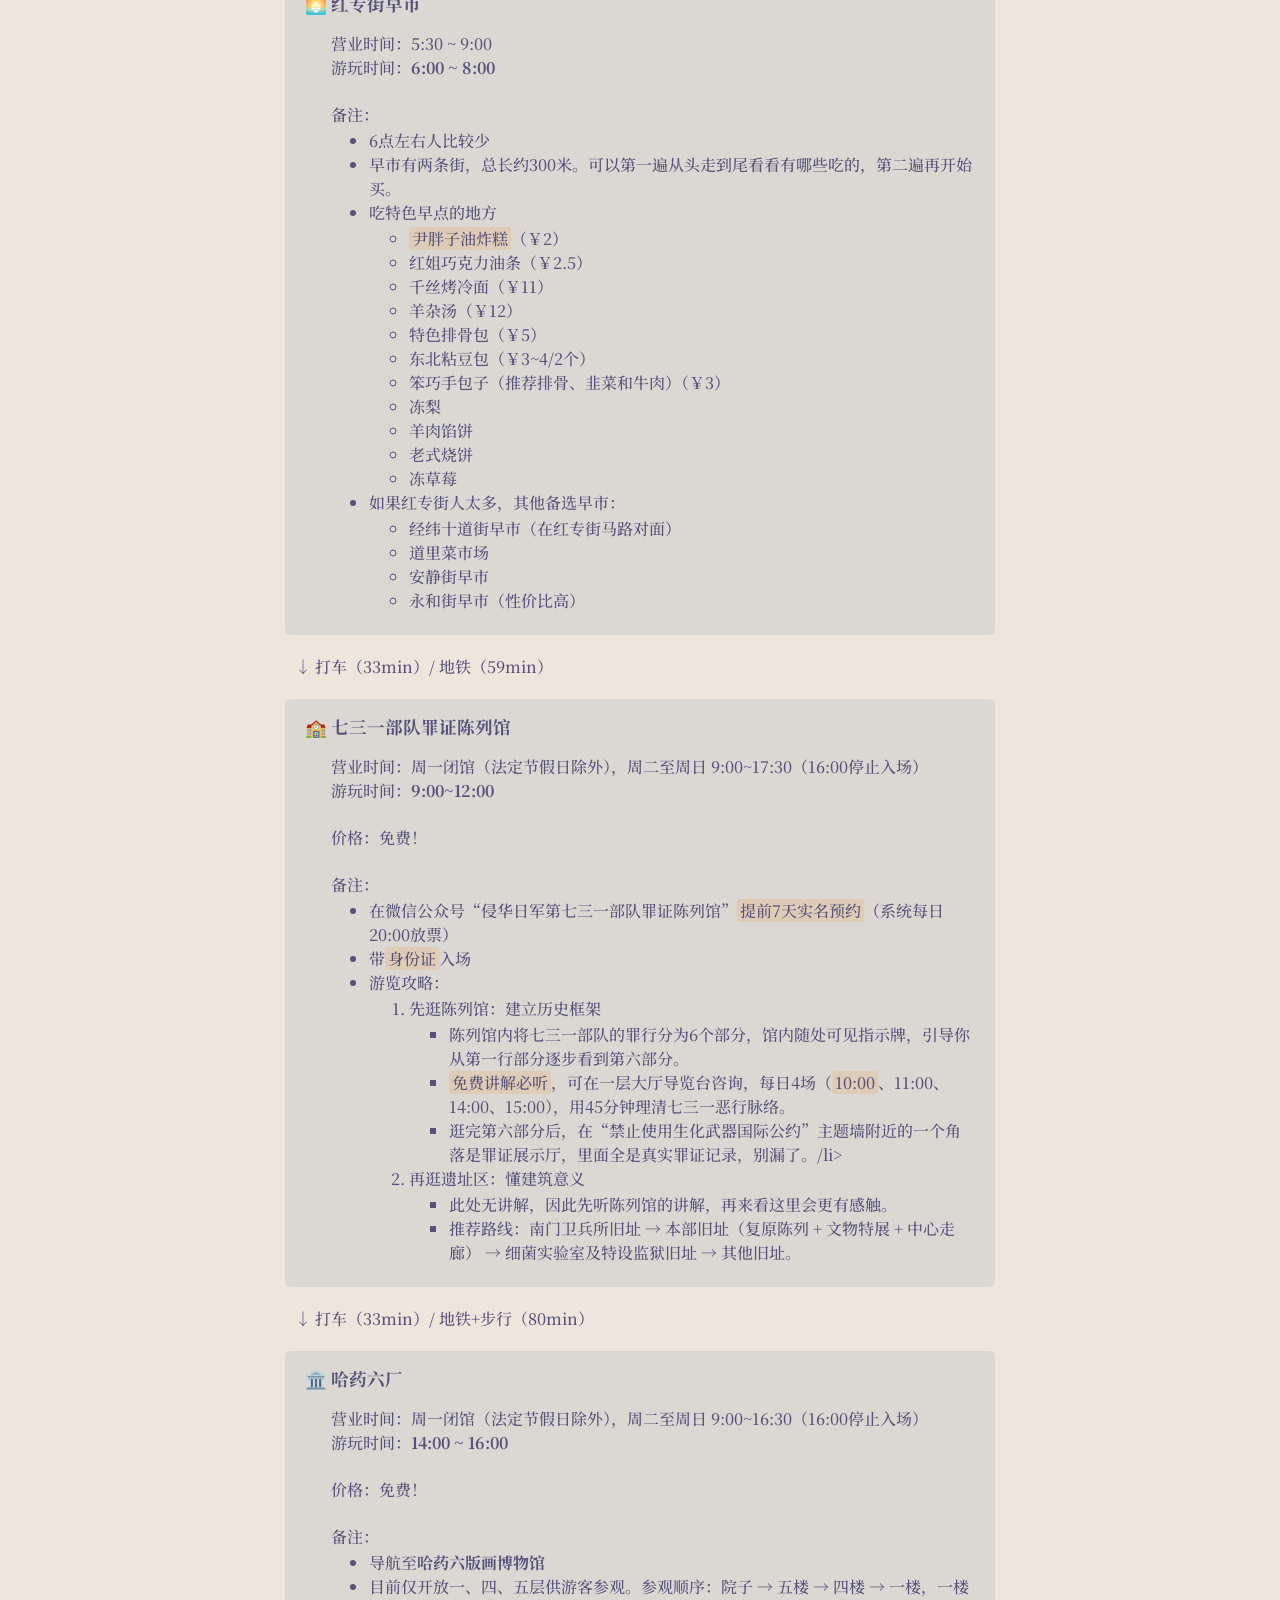
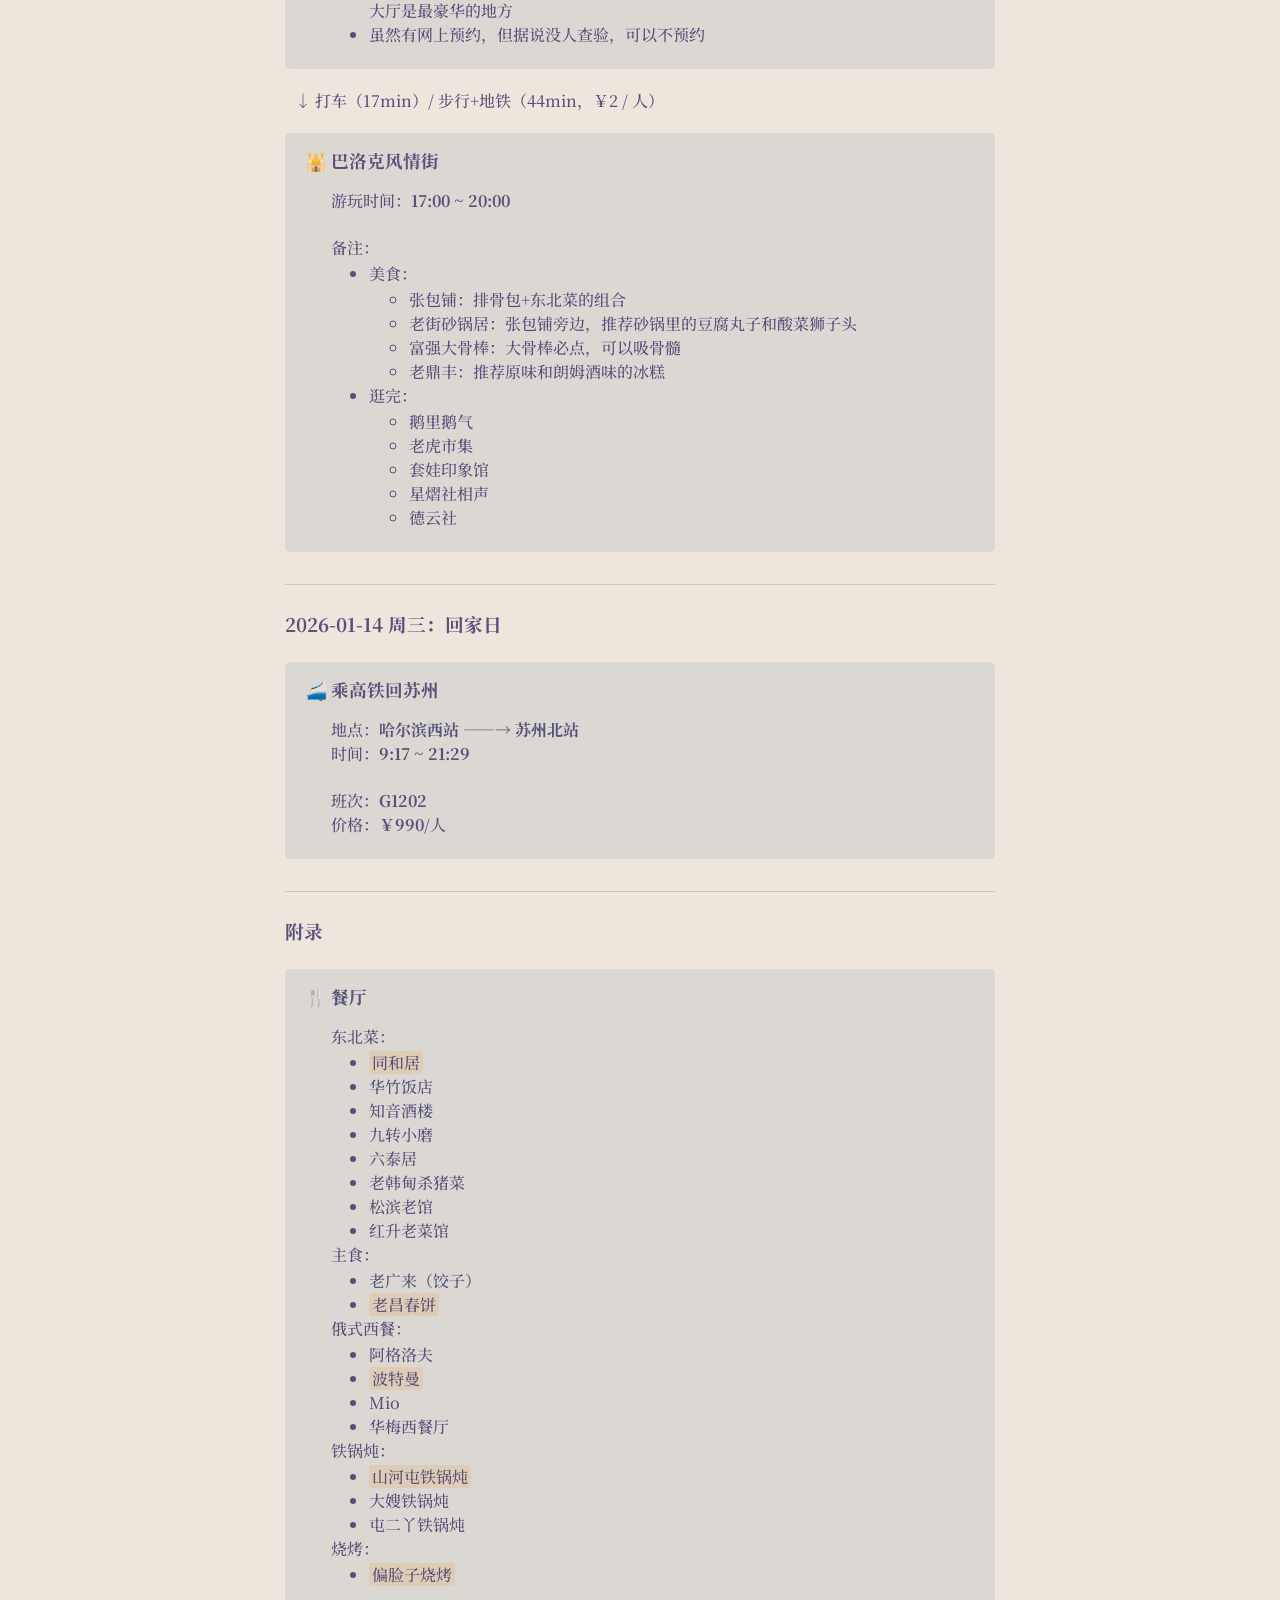
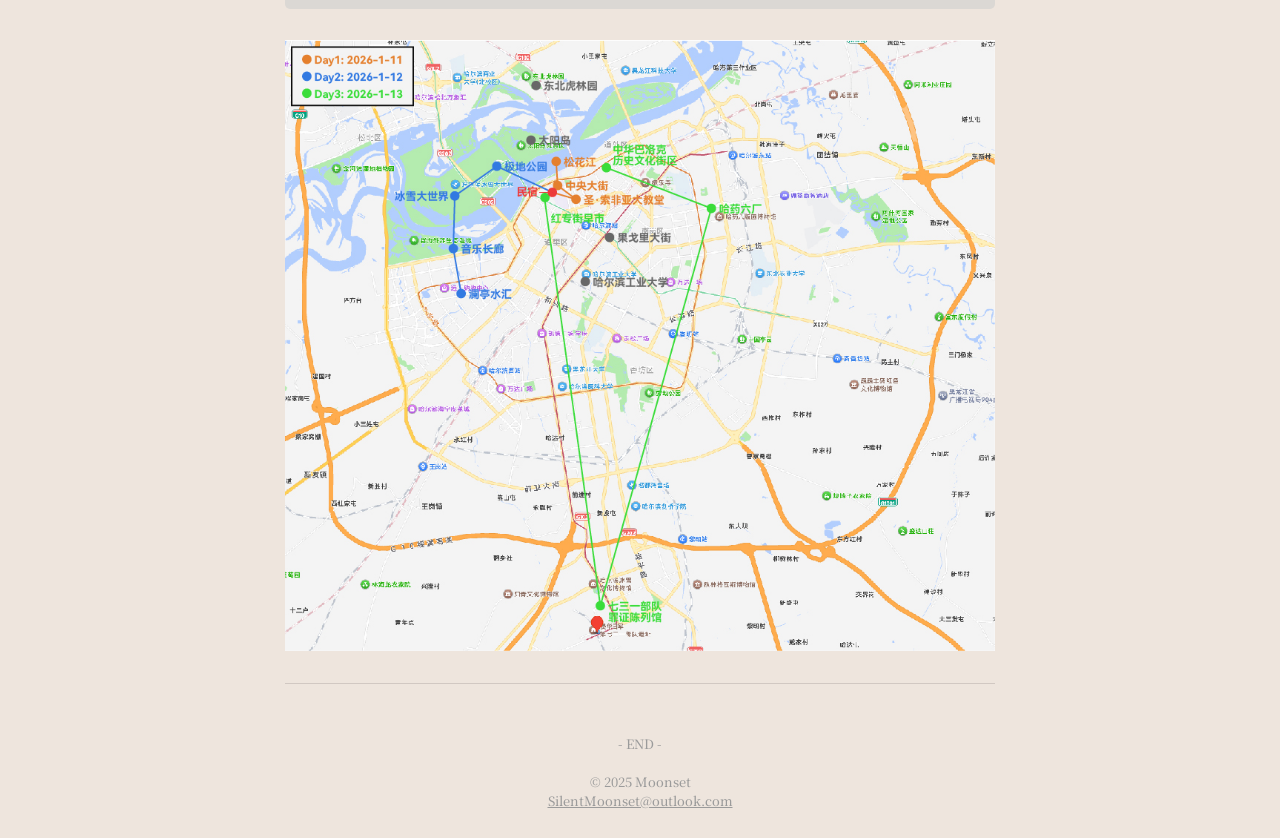
<file: site/haerbin.html>
<!DOCTYPE html>

<html lang="zh-CN">


  <head>
    <meta charset="UTF-8">
    <meta name="viewport" content="width=device-width, initial-scale=1">

    <meta name="author" content="Moonset">
    <meta name="description" content="A Walkthrough for Haerbin traveling">

    <title>哈尔滨旅行攻略</title>
    <link rel="icon" href="../img/moonset_logo_2.png" type="image/x-icon">
    
    <link rel="stylesheet" href="../css/style.css">
  </head>


  <body>
      
    <div class="container">

      <header>
        <h2 id="title">哈尔滨旅行攻略</h2>
        <p class="timestamp">最后更新时间：2025-12-18</p>
      </header>            

      <aside class="toc">
        <nav>
          <ul>
            <hr>
            <li><a href="#20260109">2026-01-09 周五：赶路日</a></li>
            <hr>
            <li><a href="#20260110">2026-01-10 周六：婚礼日</a></li>
            <hr>
            <li><a href="#20260111">2026-01-11 周日：地标日</a></li>
            <hr>
            <li><a href="#20260112">2026-01-12 周一：冰雪日</a></li>
            <hr>
            <li><a href="#20260113">2026-01-13 周二：文化日</a></li>
            <hr>
            <li><a href="#20260114">2026-01-14 周三：回家日</a></li>
            <hr>
            <li><a href="#appendix">附录</a></li>
            <hr>
          </ul>
        </nav>
      </aside>

      <main>
        <div class="callout spot">
          <div class="title">💡 注意事项</div>
          <ol class="first_li_indent">
            <li>参考往年，黑龙江1月9日到1月14日的气温约在 <strong>-30 ~ -10 ℃</strong> 。</li>
            <li>所有时间、价格和景点都只是参考，计划只是一个框架，实际旅行可以根据需要灵活调整。</li>
            <li><mark>标题开头带“方案”的，是可以左右滑动的。</mark></li>
          </ol>
        </div>

        <hr id="20260109">
        
        <!-- Day1: 2026-01-09 -->
        <h3>2026-01-09 周五：赶路日</h3>

        <div class="card">
          <div class="scroll-x">
            <div class="row">
              <div class="sub-card">
                <div class="callout spot">
                  <div class="title">🚄 方案一：高铁到上海虹桥</div>
                  <p class="p_indent">时间：<strong>22:56 ~ 23:23</strong></p>
                  <p class="p_indent">地点：<strong>苏州火车站 ——→ 上海虹桥国际机场T2航站楼</strong></p>
                  <br>
                  <p class="p_indent">班次：<strong>G7167</strong></p>
                  <p class="p_indent">价格：<strong>￥35</strong> / 人</p>
                </div>
              </div>
              <div class="sub-card">
                <div class="callout spot">
                  <div class="title">🚗 方案二：打车到上海虹桥</div>
                  <p class="p_indent">时间：<strong>3:10 ~ 4:40</strong></p>
                  <p class="p_indent">地点：<strong>吴江 ——→ 上海虹桥国际机场T2航站楼</strong></p>
                  <br>
                  <p class="p_indent">价格：约<strong>￥55</strong> / 人</p>
                </div>
              </div>
            </div>
          </div>
        </div>

        <p class="arrow">↓</p>

        <div class="callout spot">
          <div class="title">✈️ 飞到鸡西</div>
            <p class="p_indent">时间：<strong>6:40 ~ 11:40</strong>（青岛经停 1h5m）</p>
            <p class="p_indent">地点：<strong>上海虹桥T2 ——→ 黑龙江鸡西兴凯湖机场</strong></p>
            <br>
            <p class="p_indent">航班：<strong>上航FM9229</strong></p>
            <p class="p_indent">价格：约<strong>￥800</strong> / 人</p>
        </div>
        <ul>
          <li>中国东方航空（上航）：
            <ul>
              <li><a href="https://www.ceair.com/global/static/Announcement/BaggageService/CarryingLuggageWithYou/">随身携带行李额度（官网）</a></li>
              <li><a href="https://www.ceair.com/global/static/Announcement/BaggageService/checkinluggage02/CheckedBaggage002/">免费托运行李额度（官网）</a></li>
            </ul>
          </li>
        </ul>

        <p class="arrow">↓</p>

        <div class="card">
          <div class="scroll-x">
            <div class="row">
              <div class="sub-card">
                <div class="callout spot">
                  <div class="title">🚗 方案一：男方家接我们去他们家</div>
                  <p class="p_indent"><strong>时间：12:00 ~ 13:40</strong></p>
                  <p class="p_indent"><strong>地点：黑龙江鸡西兴凯湖机场 ——→ 男方家</strong></p>
                  <br>
                  <p class="p_indent">备注：如果在飞机上吃过了午饭</p>
                </div>
              </div>
              <div class="sub-card">
                  <div class="callout spot">
                    <div class="title">🚗 方案二：打车去干饭</div>
                    <p class="p_indent">时间：<strong>11:40 ~ 12:00</strong></p>
                    <p class="p_indent">地点：<strong>黑龙江鸡西兴凯湖机场 ——→ 附近餐厅</strong></p>
                    <br>
                    <p class="p_indent">价格：约<strong>￥18</strong> / 车</p>
                    <p class="p_indent">备注：</p>
                    <ul class="second_li_indent">
                      <li>如果飞机上没吃好，可以考虑这个方案</li>
                      <li>这顿不会吃得太好，以就近填饱肚子为主，因为马上要去男方家</li>
                    </ul>
                  </div>
                  <ul id="ul1">
                    <li><strong>附近餐厅</strong>备选：</li>
                    <ul>
                      <li>鸡东县故乡美味小吃店</li>
                      <li>希有私房菜</li>
                    </ul>
                  </ul>

                  <p class="arrow">↓</p>

                  <div class="callout spot">
                    <div class="title">🚗 男方家接我们去他们家</div>
                    <p class="p_indent"><strong>时间：13:30 ~ 15:10</strong></p>
                    <p class="p_indent"><strong>地点：附近餐厅 ——→ 男方家</strong></p>
                  </div>
              </div>
            </div>
          </div>
        </div>
        
        

        <hr id="20260110">

        <!-- Day2: 2026-01-10 -->
        <h3>2026-01-10 周六：婚礼日</h3>

        <hr id="20260111">

        <!-- Day3: 2026-01-11 -->
        <h3>2026-01-11 周日：地标日</h3>

        <div class="card">
          <div class="scroll-x">
            <div class="row">
              <div class="sub-card">
                <div class="callout spot">
                  <div class="title">🚗  方案一（去哈尔滨玩）：男方家送我们去鸡西火车站</div>
                  <p class="p_indent">时间：<strong>8:00 ~ 11:00</strong></p>
                  <p class="p_indent">地点：<strong>男方家 ——→ 鸡西西站</strong></p>
                  <br>
                  <p class="p_indent">备注：该时间仅是预估，实际以现场查询为准</p>
                </div>

                <p class="arrow">↓</p>

                <div class="callout spot">
                  <div class="title">🚆 火车疾驰到哈尔滨</div>
                  <p clav class="callout spot">
                  <div class="title">🚗  方案一（去哈尔滨玩）：男方家送我们去鸡西火车站</div>
                  <p class="p_indent">时间：<strong>8:00 ~ 11:00</strong></p>
                  <p class="p_indent">地点：<strong>男方家 ——→ 鸡西西站</strong></p>
                  <br>
                  <p class="p_indent">备注：该时间仅是预估，实际以现场查询为准</p>
                </div>

                <p class="arrow">↓</p>

                <div class="callout spot">
                  <div css="p_indent">时间：<strong>11:30 ~ 14:05</strong></p>
                  <p class="p_indent">地点：<strong>鸡西西站 ——→ 哈尔滨站</strong></p>
                  <br>
                  <p class="p_indent">班次：<strong>D7924</strong></p>
                  <p class="p_indent">价格：约 <strong>￥170</strong> / 人</p>
                  <br>
                  <p class="p_indent">备注：<mark>午饭可以在此时随便吃点，如泡面、面包、火车盒饭</mark></p>
                </div>

                <p class="arrow">↓</p>
              </div>
              <div class="sub-card">
                <div class="callout spot">
                  <div class="title">🚗 方案二（直接回家）：男方家送我们去鸡西兴凯湖机场</div>
                  <p class="p_indent">时间：<strong>8:00 ~ 10:00</strong></p>
                  <p class="p_indent">地点：<strong>男方家 ——→ 鸡西兴凯湖机场</strong></p>
                  <br>
                  <p class="p_indent">备注：该时间仅是预估，实际以现场查询为准</p>
                </div>

                <p class="arrow">↓</p>

                <div class="callout spot">
                  <div class="title">✈️ 坐飞机回上海虹桥</div>
                  <p class="p_indent">时间：<strong>12:25 ~ 17:40</strong></p>
                  <p class="p_indent">地点：<strong>鸡西兴凯湖机场 ——→ 上海虹桥T2</strong></p>
                  <br>
                  <p class="p_indent">航班：<strong>FM9230</strong></p>
                  <p class="p_indent">价格：约<strong>￥970</strong> / 人</p>
                  <br>
                  <p class="p_indent">备注：<mark>您的旅程到此结束</mark></p>
                </div>
                <br>
                <p>- END -</p>
              </div>
            </div>
          </div>
        </div>

        <div class="callout spot">
          <div class="title">🚗 打车到入住酒店</div>
          <p class="p_indent">时间：<strong>14:05 ~ 14:30</strong></p>
          <p class="p_indent">地点：<strong>哈尔滨站 ——→ 亚舍民宿酒店（中央大街店）</strong></p>
          <br>
          <p class="p_indent">酒店地址：<strong>道里区通江街道中医街101号3楼</strong></p>
          <p class="p_indent">价格：约 <strong>￥120</strong> / 人天</p>
        </div>

        <p class="arrow">↓ 步行</p>

        <div class="callout spot">
          <div class="title">⛪️ 圣·索菲亚大教堂</div>
          <p class="p_indent">营业时间：周一 8:30 ~ 17:00，周二至周日 8:30~20:00</p>
          <p class="p_indent">游玩时间：<strong>15:00 ~ 16:00</strong></p>
          <br>
          <p class="p_indent">门票：外景免费，入场<strong>￥20</strong>，免预约</p>
          <br>
          <p class="p_indent">备注：</p>
          <ul class="second_li_indent">
            <li>欧式地标，打卡出片</li>
            <li>音乐会：13:00 / 15:30 / 18:30</li>
          </ul>
        </div>

        <p class="arrow">↓ 步行</p>

        <div class="callout spot">
          <div class="title">🏘️ 中央大街</div>
            <p class="p_indent">游玩时间：<strong>16:00 ~ 21:00</strong></p>
            <br>
            <p class="p_indent">备注：中央大街是百年老街，可以吃各种小吃（从南到北）：</p>
            <ul class="second_li_indent">
              <li>完达山旗舰店：原味甜筒、鲜牛奶、奶茶</li>
              <li>何所有玉米说：玉米慕斯（￥18）、玉米椰椰（￥14.9）、海盐玉米（￥14.9）</li>
              <li>芝己：芝士饼（￥15）、芝士香肠热狗（￥12）</li>
              <li>马迭尔冷饮厅（马迭尔餐厅的冷饮档口）：<mark>槽子面包（￥3）+原味冰棍</mark>（￥5）、马迭尔冰棍（朗姆口味）</li>
              <li>秋林里道斯：<mark>烤红肠</mark></li>
              <li>老厨家：楼下的<mark>锅包肉</mark></li>
              <li>万国洋行烟囱面包（网红店）：烟囱面包原味（￥15）/ 奥利奥（￥20）、烟囱面包加原味冰激凌</li>
              <li>秋林百年文化馆：<mark>鲜酿格瓦斯（￥18）</mark>、格瓦斯冰激凌（￥7）</li>
            </ul>
        </div>

        <p class="arrow">↓ 沿着中央大街，一路从南逛到北，就到了松花江</p>

        <div class="callout spot">
          <div class="title">🌊 松花江</div>
            <p class="p_indent">游玩时间：<strong>16:00 ~ 21:00</strong></p>
            <br>
            <p class="p_indent">备注：松花江可以坐观光索道、看日落，也可以欣赏松花江铁路大桥、斯大林公园、防洪纪念塔</p>
        </div>

        <hr id="20260112">
        
        <!-- Day4: 2026-01-12 -->
        <h3>2026-01-12 周一：冰雪日</h3>

        <p class="arrow">↓ 打车</p>

        <div class="callout spot">
          <div class="title">🐧 极地公园——极地馆</div>
            <p class="p_indent">营业时间：<strong>9:00 ~ 17:00</strong></p>
            <p class="p_indent">游玩时间：<strong>9:00 ~ 14:00</strong></p>
            <ul class="second_li_indent">
              <li>9:00 极光秀：10~15分钟</li>
              <li>9:20 北极狼：极地冰川的北极克隆狼</li>
              <li>9:30（周日） 冰川巡游</li>
              <li>9:40 水母和珊瑚</li>
              <li>10:00 北极熊：别太晚，它们会回去休息</li>
              <li>10:30（/ 13:30） 白鲸表演：必看，<mark>提前30~40分钟去占座位</mark>，第2、3排效果都很好</li>
              <li>10:50 火星动物城：几十种小动物，可以近距离接触卡皮巴拉、小爪水獭</li>
              <li>11:30（/ 14:30）海豚表演：<mark>提前30分钟去占座位</mark>，第3、4排可以与海豚互动</li>
              <li>13:30（/ 10:30）逃学企鹅</li>
            </ul>
            <br>
            <p class="p_indent">交通：<strong>地铁2号线太阳岛站1号口</strong></p>
            <p class="p_indent">价格：<strong>￥198</strong> / 成人，<mark>与冰雪大世界的联票为<strong>￥410</strong> / 成人</mark></p>
            <br>
            <p class="p_indent">备注：极地公园有四个馆——极地馆、海洋馆、企鹅馆、恐龙馆。其中极地馆最有名。</p>
        </div>

        <p class="arrow">↓ 地铁</p>

        <div class="callout spot">
          <div class="title">🏰 冰雪大世界</div>
          <p class="p_indent">营业时间：10:00~20:30</p>
          <p class="p_indent">游玩时间：<strong>14:00 ~ 19:00</strong></p>
          <br>
          <p class="p_indent">价格：普通票<strong>￥328</strong>/张，优惠票￥240/张，畅享票（VIP票）￥800/张，
            <mark>与极地公园的联票为<strong>￥410</strong> / 成人</mark></p>
          <br>
          <p class="p_indent">备注：</p>
          <ul class="second_li_indent">
            <li><mark>一入场就扫码开始预约滑道和摩天轮</mark></li>
            <li>哈冰秀：17:00 / 18:30 / 20:00</li>
          </ul>
        </div>
        
        <p class="arrow">↓ 打车</p>

        <div class="callout spot">
          <div class="title">⛄️ 音乐长廊</div>
          <p class="p_indent">营业时间：24小时开放！</p>
          <p class="p_indent">游玩时间：<strong>19:00 ~ 21:00</strong></p>
          <br>
          <p class="p_indent">价格：<strong>免费！</strong></p>
          <br>
          <p class="p_indent">备注：有网红大雪人</p>
        </div>
        
        <p class="arrow">↓ 打车</p>

        <div class="callout spot">
          <div class="title">🛀 澜亭水汇</div>
          <p class="p_indent">营业时间：24小时！</p>
          <p class="p_indent">游玩时间：<strong>21:00 ~ ?</strong></p>
          <br>
          <p class="p_indent">价格：搓澡套票<strong>￥149</strong> / 人</p>
          <br>
          <p class="p_indent">备注：体验东北搓澡</p>
        </div>

        <hr id="20260113">

        <!-- Day5: 2026-01-13 -->
        <h3>2026-01-13 周二：文化日</h3>

        <p class="arrow">↓ 步行（5min）</p>

        <div class="callout spot">
          <div class="title">🌅 红专街早市</div>
          <p class="p_indent">营业时间：5:30 ~ 9:00</p>
          <p class="p_indent">游玩时间：<strong>6:00 ~ 8:00</strong></p>
          <br>
          <p class="p_indent">备注：</p>
          <ul class="second_li_indent">
            <li>6点左右人比较少</li>
            <li>早市有两条街，总长约300米。可以第一遍从头走到尾看看有哪些吃的，第二遍再开始买。</li>
            <li>吃特色早点的地方</li>
            <ul>
              <li><mark>尹胖子油炸糕</mark>（￥2）</li>
              <li>红姐巧克力油条（￥2.5）</li>
              <li>千丝烤冷面（￥11）</li>
              <li>羊杂汤（￥12）</li>
              <li>特色排骨包（￥5）</li>
              <li>东北粘豆包（￥3~4/2个）</li>
              <li>笨巧手包子（推荐排骨、韭菜和牛肉）（￥3）</li>
              <li>冻梨</li>
              <li>羊肉馅饼</li>
              <li>老式烧饼</li>
              <li>冻草莓</li>
            </ul>
            <li>如果红专街人太多，其他备选早市：</li>
            <ul>
              <li>经纬十道街早市（在红专街马路对面）</li>
              <li>道里菜市场</li>
              <li>安静街早市</li>
              <li>永和街早市（性价比高）</li>
            </ul>
          </ul>
        </div>

        <p class="arrow">↓ 打车（33min）/ 地铁（59min）</p>

        <div class="callout spot">
          <div class="title">🏫 七三一部队罪证陈列馆</div>
          <p class="p_indent">营业时间：周一闭馆（法定节假日除外），周二至周日 9:00~17:30（16:00停止入场）</p>
          <p class="p_indent">游玩时间：<strong>9:00~12:00</strong></p>
          <br>
          <p class="p_indent">价格：免费！</p>
          <br>
          <p class="p_indent">备注：</p>
          <ul class="second_li_indent">
            <li>在微信公众号“侵华日军第七三一部队罪证陈列馆”<mark>提前7天实名预约</mark>（系统每日20:00放票）</li>
            <li>带<mark>身份证</mark>入场</li>
            <li>游览攻略：
              <ol>
                <li>先逛陈列馆：建立历史框架
                  <ul>
                    <li>陈列馆内将七三一部队的罪行分为6个部分，馆内随处可见指示牌，引导你从第一行部分逐步看到第六部分。</li>
                    <li><mark>免费讲解必听</mark>，可在一层大厅导览台咨询，每日4场（<mark>10:00</mark>、11:00、14:00、15:00），用45分钟理清七三一恶行脉络。</li>
                    <li>逛完第六部分后，在“禁止使用生化武器国际公约”主题墙附近的一个角落是罪证展示厅，里面全是真实罪证记录，别漏了。/li>
                  </ul>
                </li>
                <li>再逛遗址区：懂建筑意义
                  <ul>
                    <li>此处无讲解，因此先听陈列馆的讲解，再来看这里会更有感触。</li>
                    <li>推荐路线：南门卫兵所旧址 → 本部旧址（复原陈列 + 文物特展 + 中心走廊） → 细菌实验室及特设监狱旧址 → 其他旧址。</li>
                  </ul>
                </li>
              </ol>
            </li>
          </ul>
        </div>

        <p class="arrow">↓ 打车（33min）/ 地铁+步行（80min）</p>

        <div class="callout spot">
          <div class="title">🏛️ 哈药六厂</div>
            <p class="p_indent">营业时间：周一闭馆（法定节假日除外），周二至周日 9:00~16:30（16:00停止入场）</p>
            <p class="p_indent">游玩时间：<strong>14:00 ~ 16:00</strong></p>
            
            <br>
            <p class="p_indent">价格：免费！</p>
            <br>
            <p class="p_indent">备注：</p>
            <ul class="second_li_indent">
              <li>导航至<strong>哈药六版画博物馆</strong></li>
              <li>目前仅开放一、四、五层供游客参观。参观顺序：院子 → 五楼 → 四楼 → 一楼，一楼大厅是最豪华的地方</li>
              <li>虽然有网上预约，但据说没人查验，可以不预约</li>
            </ul>
        </div>

        <p class="arrow">↓ 打车（17min）/ 步行+地铁（44min，￥2 / 人）</p>

        <div class="callout spot">
          <div class="title">🕌 巴洛克风情街</div>
          <p class="p_indent">游玩时间：<strong>17:00 ~ 20:00</strong></p>
          <br>
          <p class="p_indent">备注：</p>
          <ul class="second_li_indent">
            <li>美食：
              <ul>
                <li>张包铺：排骨包+东北菜的组合</li>
                <li>老街砂锅居：张包铺旁边，推荐砂锅里的豆腐丸子和酸菜狮子头</li>
                <li>富强大骨棒：大骨棒必点，可以吸骨髓</li>
                <li>老鼎丰：推荐原味和朗姆酒味的冰糕</li>
              </ul>
            </li>
            <li>逛完：
              <ul>
                <li>鹅里鹅气</li>
                <li>老虎市集</li>
                <li>套娃印象馆</li>
                <li>星熠社相声</li>
                <li>德云社</li>
              </ul>
            </li>
          </ul>
        </div>

        <hr id="20260114">

        <!-- Day6: 2026-01-14 -->
        <h3>2026-01-14 周三：回家日</h3>

        <div class="callout spot">
          <div class="title">🚄 乘高铁回苏州</div>
          <p class="p_indent">地点：<strong>哈尔滨西站 ——→ 苏州北站</strong></p>
          <p class="p_indent">时间：<strong>9:17 ~ 21:29</strong></p>
          <br>
          <p class="p_indent">班次：<strong>G1202</strong></p>
          <p class="p_indent">价格：<strong>￥990</strong>/人</p>
        </div>

        <hr id="appendix">
        
        <!-- 附录 -->
        <h3>附录</h3>

        <div class="callout spot">
          <div class="title">🍴 餐厅</div>
          <p class="p_indent">东北菜：</p>
          <ul class="second_li_indent">
            <li><mark>同和居</mark></li>
            <li>华竹饭店</li>
            <li>知音酒楼</li>
            <li>九转小磨</li>
            <li>六泰居</li>
            <li>老韩甸杀猪菜</li>
            <li>松滨老馆</li>
            <li>红升老菜馆</li>
          </ul>
          <p class="p_indent">主食：</p>
          <ul class="second_li_indent">
            <li>老广来（饺子）</li>
            <li><mark>老昌春饼</mark></li>
          </ul>
          <p class="p_indent">俄式西餐：</p>
          <ul class="second_li_indent">
            <li>阿格洛夫</li>
            <li><mark>波特曼</mark></li>
            <li>Mio</li>
            <li>华梅西餐厅</li>
          </ul>
          <p class="p_indent">铁锅炖：</p>
          <ul class="second_li_indent">
            <li><mark>山河屯铁锅炖</mark></li>
            <li>大嫂铁锅炖</li>
            <li>屯二丫铁锅炖</li>
          </ul>
          <p class="p_indent">烧烤：</p>
          <ul class="second_li_indent">
            <li><mark>偏脸子烧烤</mark></li>
          </ul>
        </div>

        <br>
        <img src="../img/map_haerbin.jpg" alt="哈尔滨旅行地图攻略">
        <hr>

      </main>

      <footer>
        <p>- END -</p>
        <br>
        <p>© 2025 Moonset</p>
        <p><a href="mailto:silentmoonset@outlook.com">SilentMoonset@outlook.com</a></p>
      </footer>
    </div>
  </body>
</html>
</file>
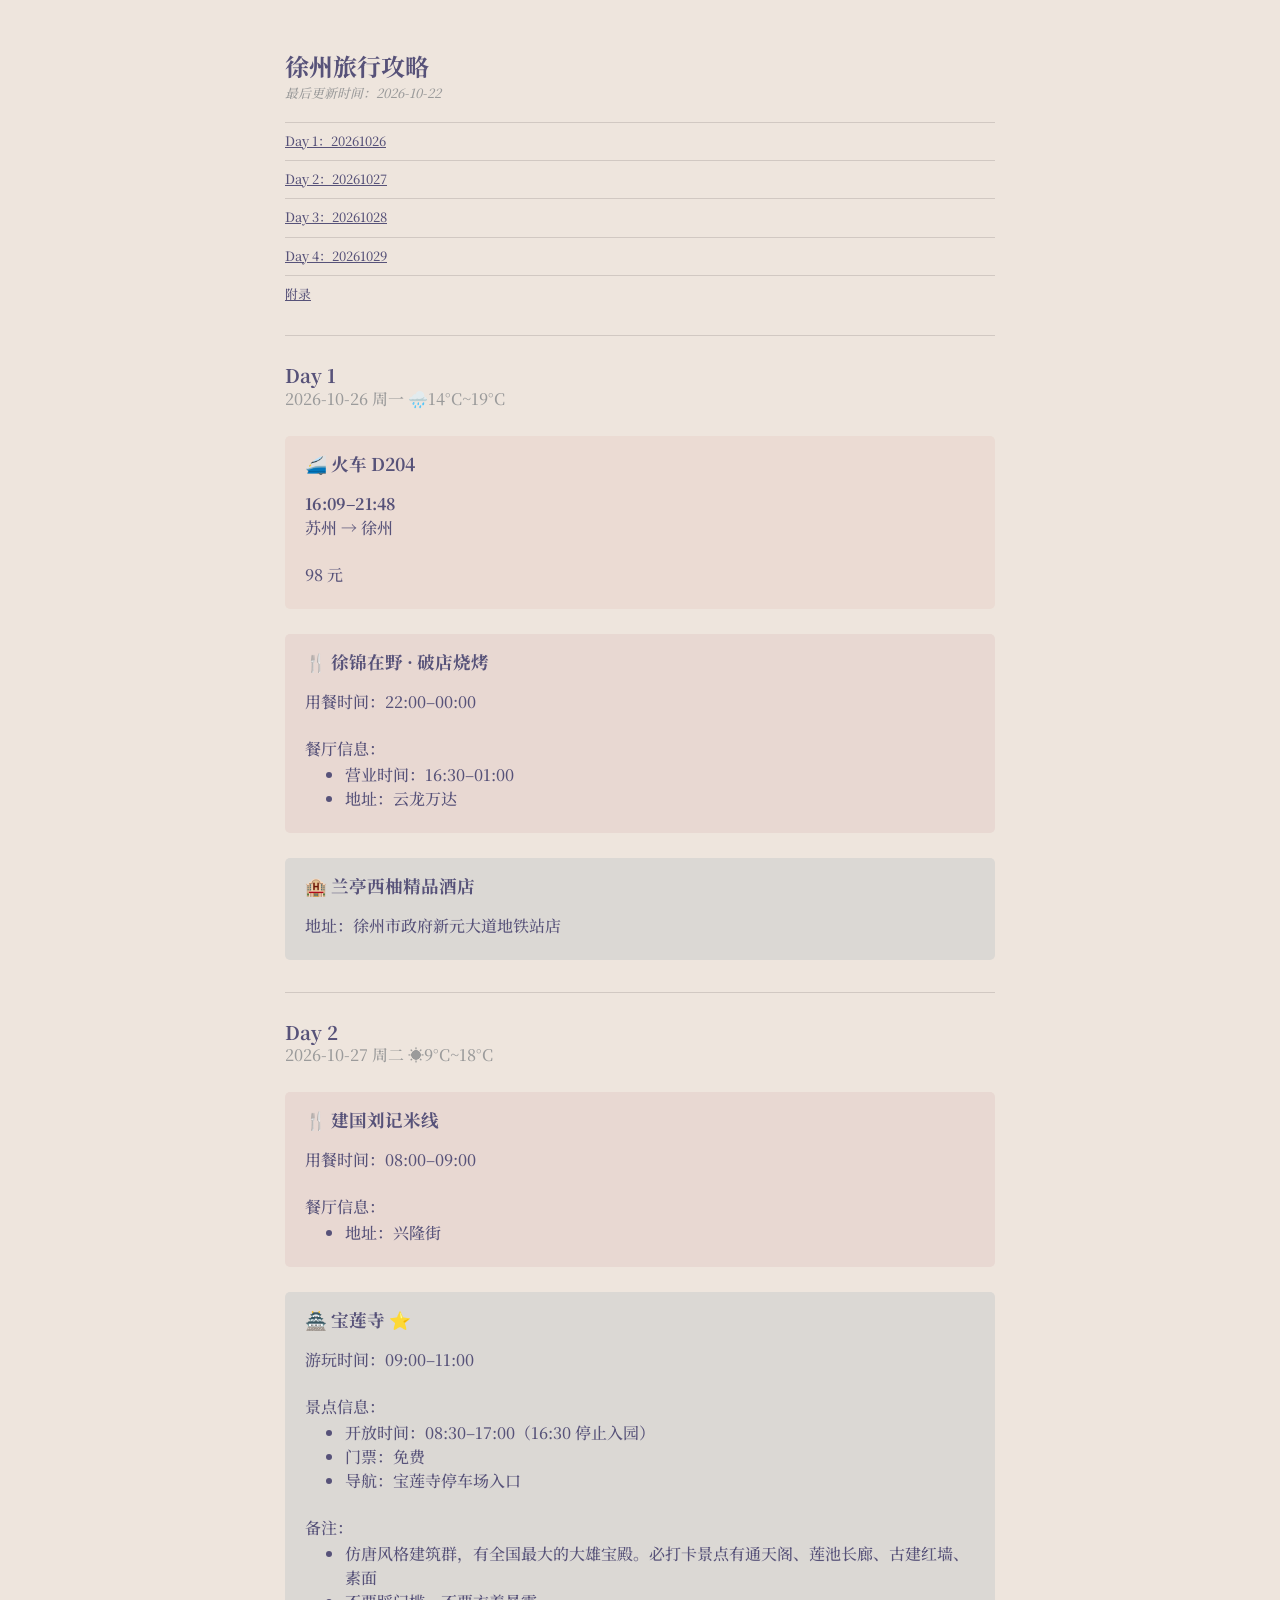
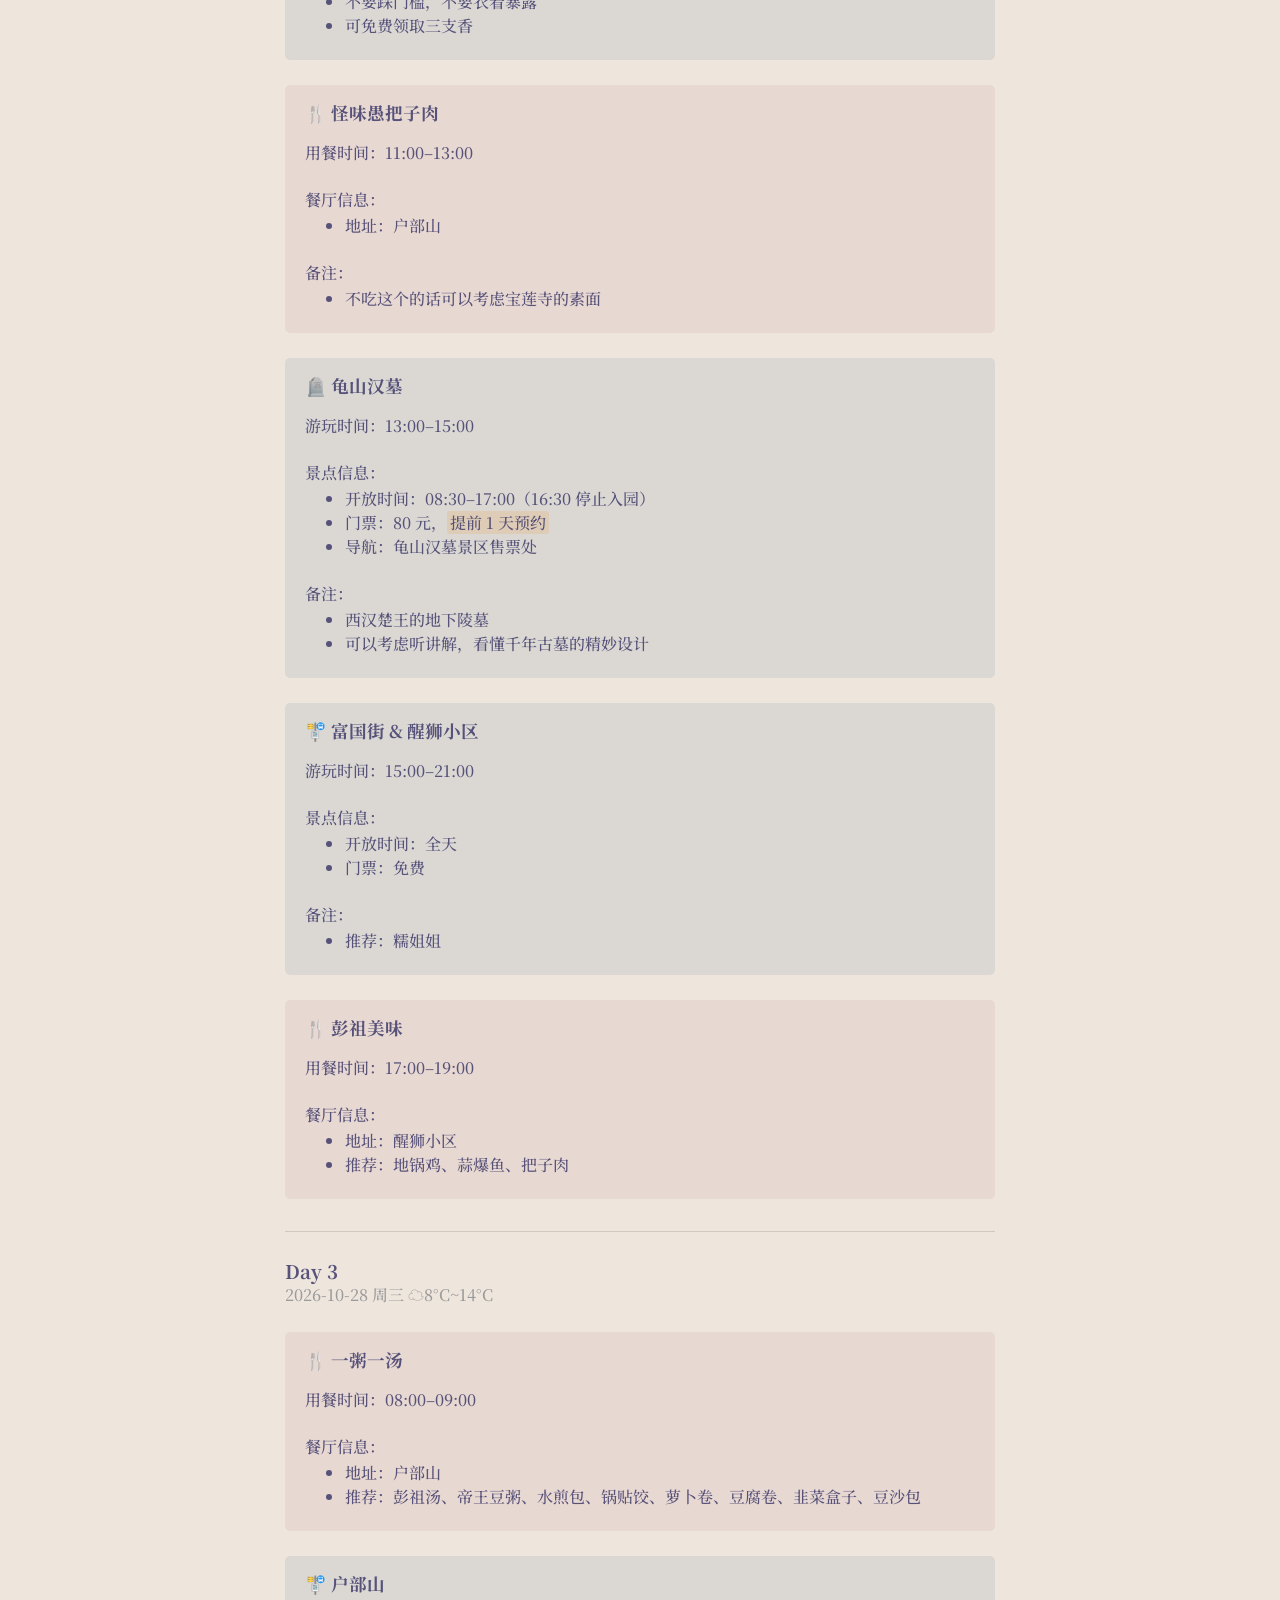
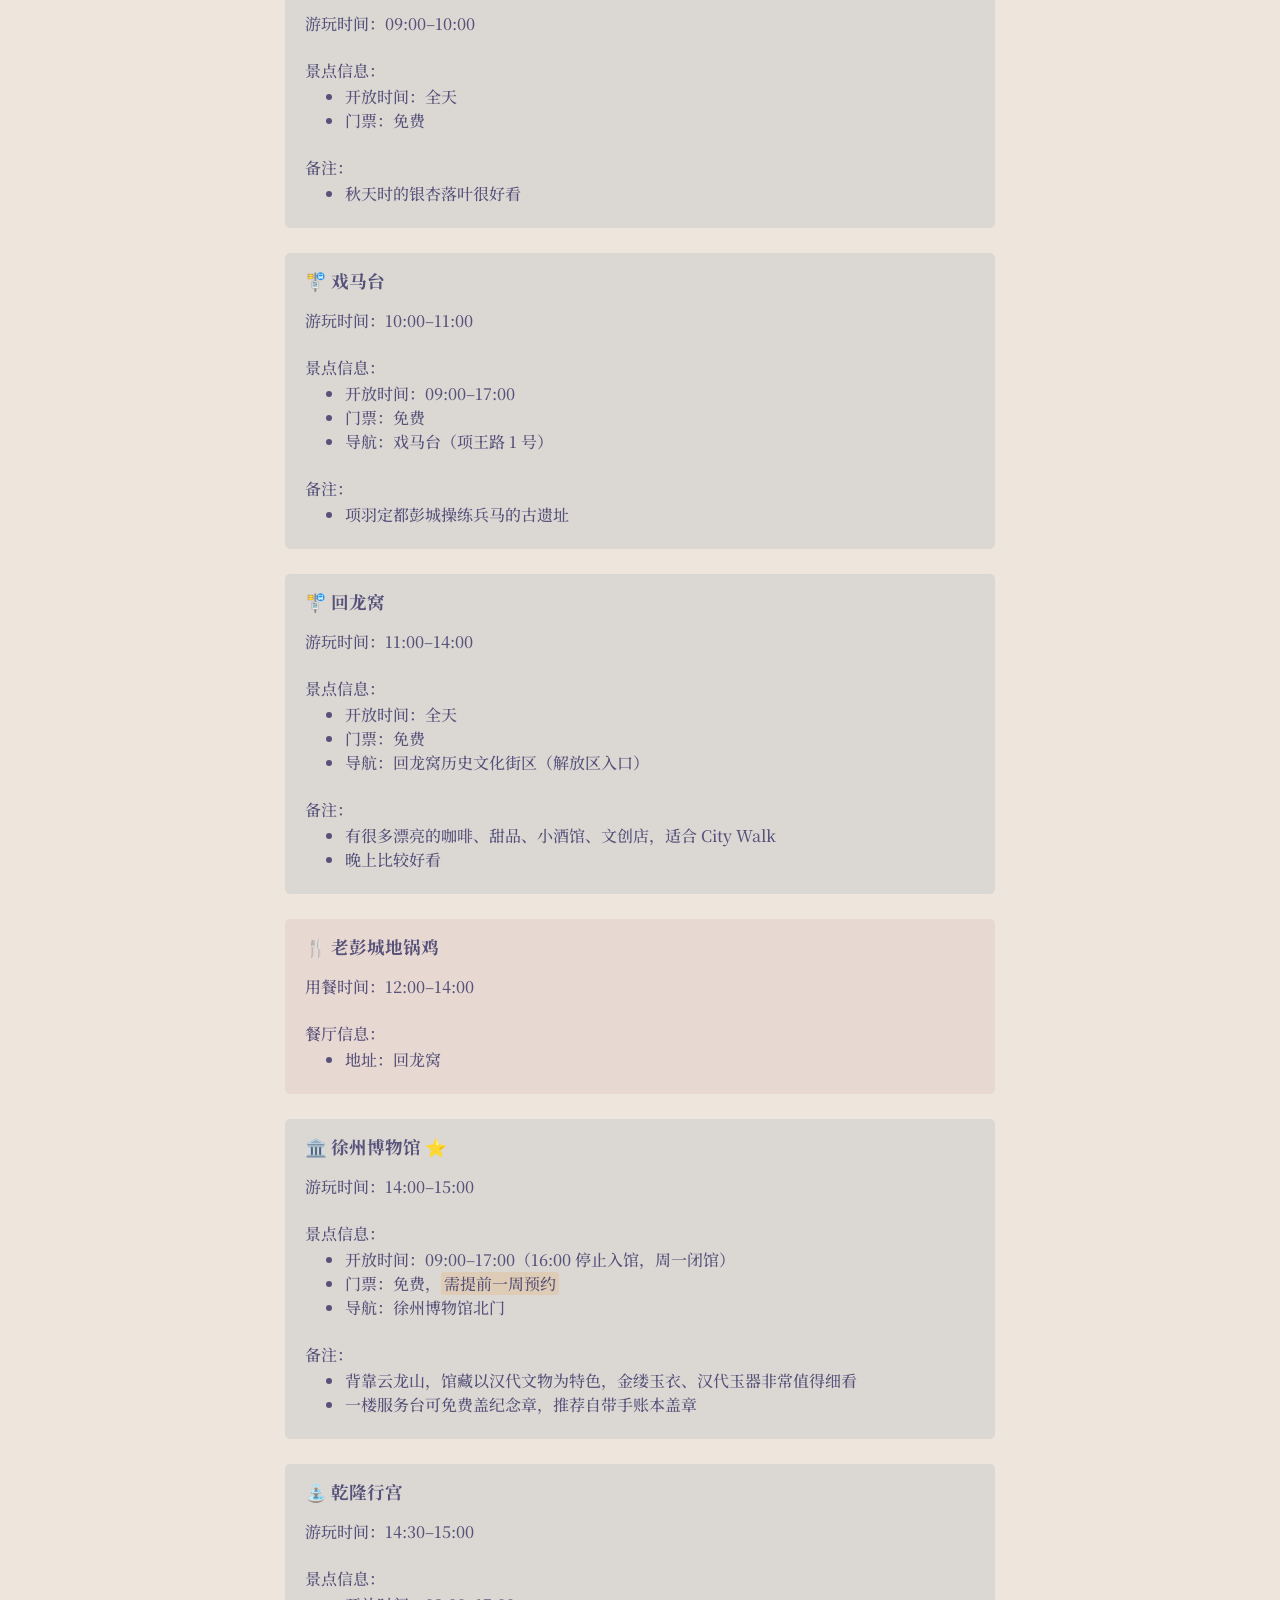
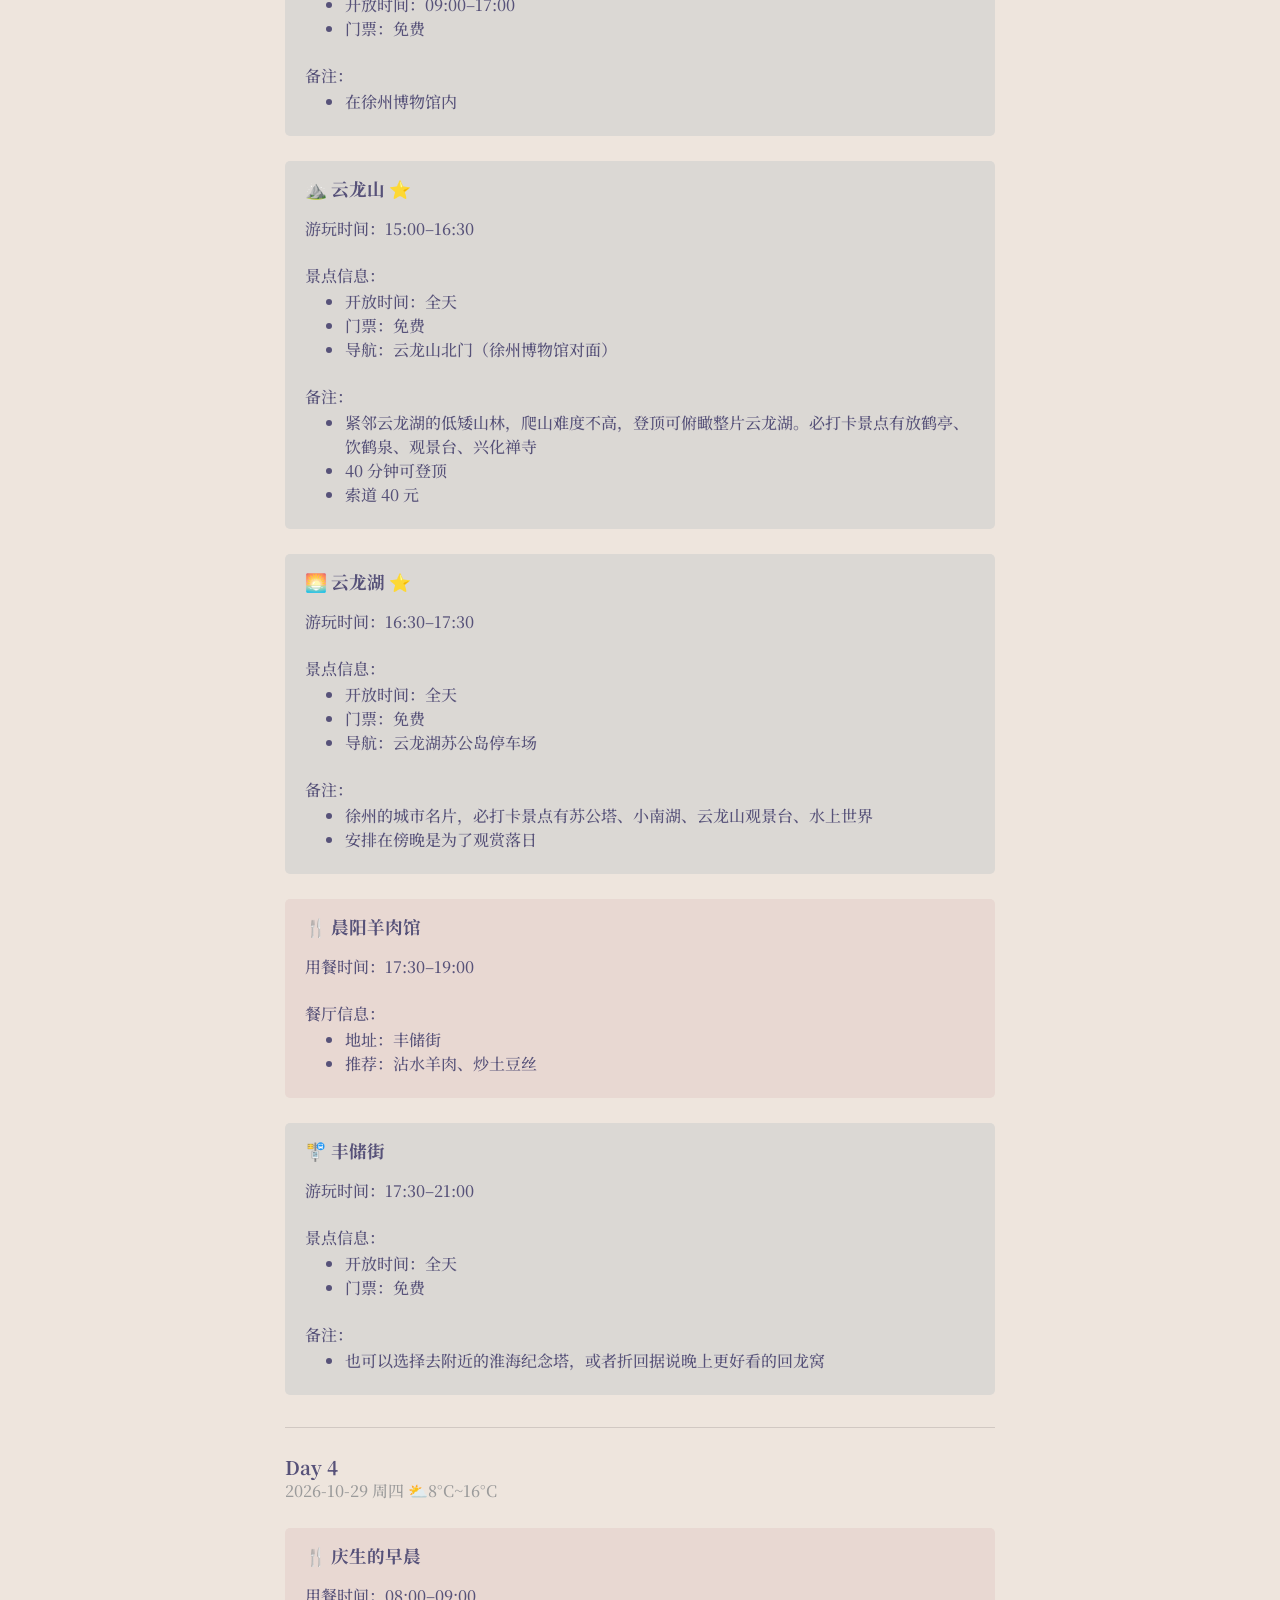
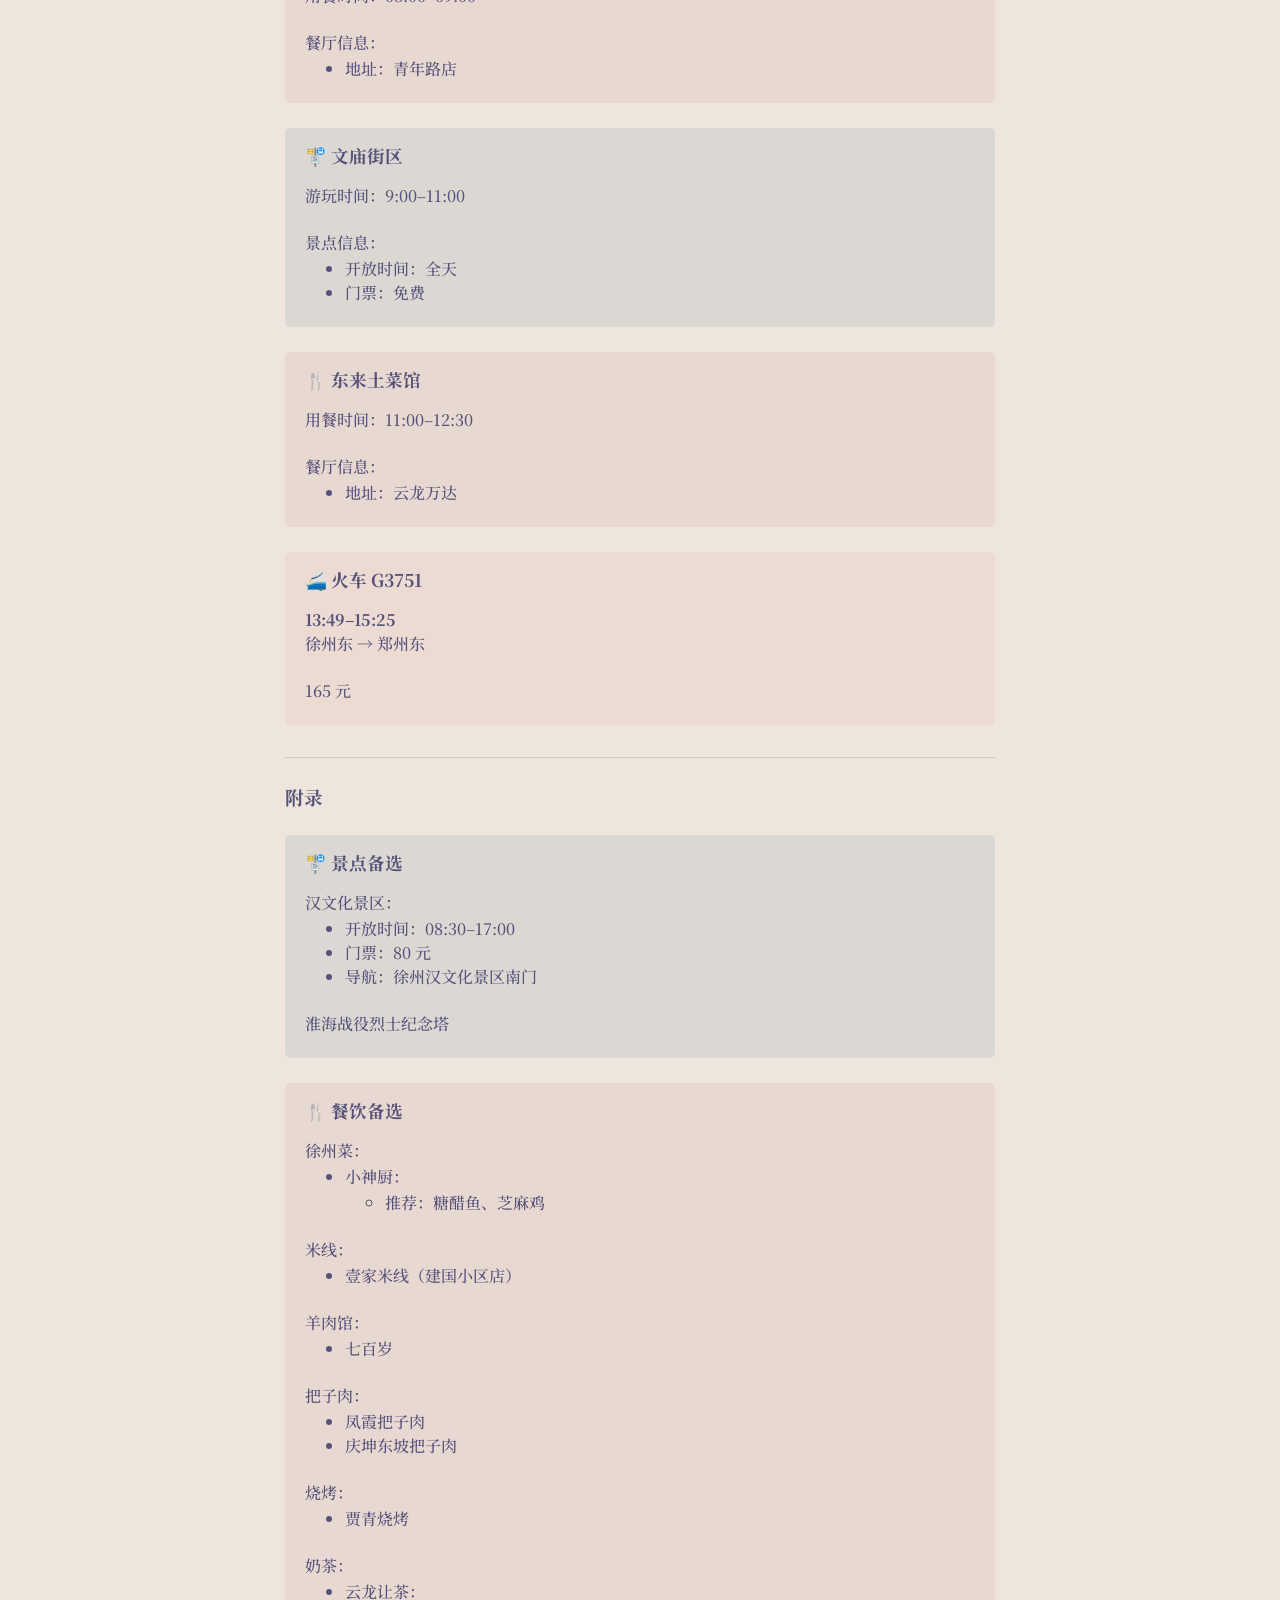
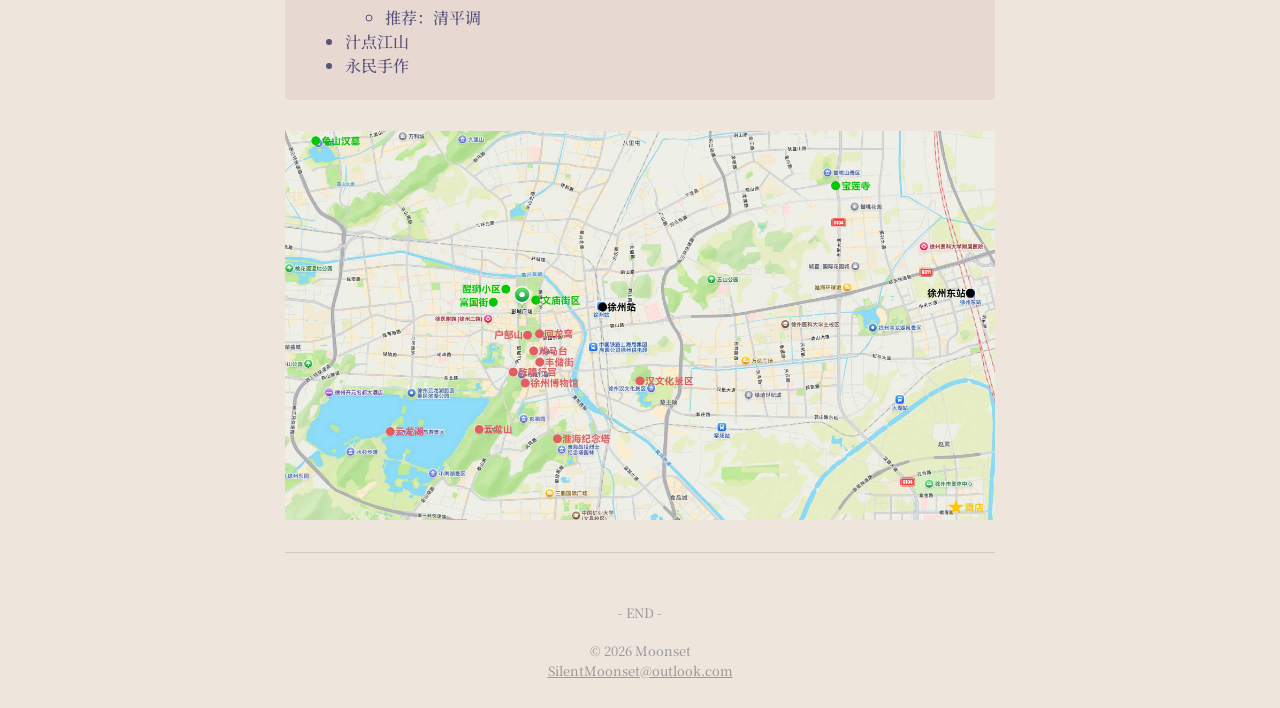
<file: site/xuzhou.html>
<!DOCTYPE html>

<html lang="zh-CN">


  <head>
    <meta charset="UTF-8">
    <meta name="viewport" content="width=device-width, initial-scale=1">

    <meta name="author" content="Moonset">
    <meta name="description" content="A Walkthrough for Xuzhou traveling">

    <title>徐州旅行攻略</title>
    <link rel="icon" href="../img/moonset_logo_2.png" type="image/x-icon">

    <link rel="stylesheet" href="../css/style.css">
  </head>


  <body>

    <div class="container">

      <header>
        <h2 id="title">徐州旅行攻略</h2>
        <p class="timestamp">最后更新时间：2026-10-22</p>
      </header>            

      <aside class="toc">
        <nav>
          <ul>
            <hr>
            <li><a href="#20261026">Day 1：20261026</a></li>
            <hr>
            <li><a href="#20261027">Day 2：20261027</a></li>
            <hr>
            <li><a href="#20261028">Day 3：20261028</a></li>
            <hr>
            <li><a href="#20261029">Day 4：20261029</a></li>
            <hr>
            <li><a href="#appendix">附录</a></li>
          </ul>
        </nav>
      </aside>

      <main>

        <hr id="20261026">

        <!-- Day1: 2026-10-26 -->
        <h3>Day 1</h3>
        <p class="dayinfo">2026-10-26 周一 🌧️14°C~19°C</p>

        <div class="callout traffic">
          <div class="title">🚄 火车 D204</div>
          <p><strong>16:09–21:48</strong></p>
          <p>苏州 → 徐州</p>
          <br>
          <p>98 元</p>
        </div>

        <div class="callout restaurant">
          <div class="title">🍴 徐锦在野 · 破店烧烤</div>
          <p>用餐时间：22:00–00:00</p>
          <br>
          <p>餐厅信息：</p>
          <ul>
            <li>营业时间：16:30–01:00</li>
            <li>地址：云龙万达</li>
          </ul>
        </div>

        <div class="callout hotel">
          <div class="title">🏨 兰亭西柚精品酒店</div>
          <p>地址：徐州市政府新元大道地铁站店</p>
        </div>

        <hr id="20261027">

        <!-- Day2: 2026-10-27 -->
        <h3>Day 2</h3>
        <p class="dayinfo">2026-10-27 周二 ☀️9°C~18°C</p>

        <div class="callout restaurant">
          <div class="title">🍴 建国刘记米线</div>
          <p>用餐时间：08:00–09:00</p>
          <br>
          <p>餐厅信息：</p>
          <ul>
            <li>地址：兴隆街</li>
          </ul>
        </div>

        <div class="callout spot">
          <div class="title">🏯 宝莲寺 ⭐️</div>
          <p>游玩时间：09:00–11:00</p>
          <br>
          <p>景点信息：</p>
          <ul>
            <li>开放时间：08:30–17:00（16:30 停止入园）</li>
            <li>门票：免费</li>
            <li>导航：宝莲寺停车场入口</li>
          </ul>
          <br>
          <p>备注：</p>
          <ul>
            <li>仿唐风格建筑群，有全国最大的大雄宝殿。必打卡景点有通天阁、莲池长廊、古建红墙、素面</li>
            <li>不要踩门槛，不要衣着暴露</li>
            <li>可免费领取三支香</li>
          </ul>
        </div>

        <div class="callout restaurant">
          <div class="title">🍴 怪味愚把子肉</div>
          <p>用餐时间：11:00–13:00</p>
          <br>
          <p>餐厅信息：</p>
          <ul>
            <li>地址：户部山</li>
          </ul>
          <br>
          <p>备注：</p>
          <ul>
            <li>不吃这个的话可以考虑宝莲寺的素面</li>
          </ul>
        </div>

        <div class="callout spot">
          <div class="title">🪦 龟山汉墓</div>
          <p>游玩时间：13:00–15:00</p>
          <br>
          <p>景点信息：</p>
          <ul>
            <li>开放时间：08:30–17:00（16:30 停止入园）</li>
            <li>门票：80 元，<mark>提前 1 天预约</mark></li>
            <li>导航：龟山汉墓景区售票处</li>
          </ul>
          <br>
          <p>备注：</p>
          <ul>
            <li>西汉楚王的地下陵墓</li>
            <li>可以考虑听讲解，看懂千年古墓的精妙设计</li>
          </ul>
        </div>

        <div class="callout spot">
          <div class="title">🚏 富国街 & 醒狮小区</div>
          <p>游玩时间：15:00–21:00</p>
          <br>
          <p>景点信息：</p>
          <ul>
            <li>开放时间：全天</li>
            <li>门票：免费</li>
          </ul>
          <br>
          <p>备注：</p>
          <ul>
            <li>推荐：糯姐姐</li>
          </ul>
        </div>

        <div class="callout restaurant">
          <div class="title">🍴 彭祖美味</div>
          <p>用餐时间：17:00–19:00</p>
          <br>
          <p>餐厅信息：</p>
          <ul>
            <li>地址：醒狮小区</li>
            <li>推荐：地锅鸡、蒜爆鱼、把子肉</li>
          </ul>
        </div>

        <hr id="20261028">

        <!-- Day3: 2026-10-28 -->
        <h3>Day 3</h3>
        <p class="dayinfo">2026-10-28 周三 ☁️8°C~14°C</p>

        <div class="callout restaurant">
          <div class="title">🍴 一粥一汤</div>
          <p>用餐时间：08:00–09:00</p>
          <br>
          <p>餐厅信息：</p>
          <ul>
            <li>地址：户部山</li>
            <li>推荐：彭祖汤、帝王豆粥、水煎包、锅贴饺、萝卜卷、豆腐卷、韭菜盒子、豆沙包</li>
          </ul>
        </div>

        <div class="callout spot">
          <div class="title">🚏 户部山</div>
          <p>游玩时间：09:00–10:00</p>
          <br>
          <p>景点信息：</p>
          <ul>
            <li>开放时间：全天</li>
            <li>门票：免费</li>
          </ul>
          <br>
          <p>备注：</p>
          <ul>
            <li>秋天时的银杏落叶很好看</li>
          </ul>
        </div>

        <div class="callout spot">
          <div class="title">🚏 戏马台</div>
          <p>游玩时间：10:00–11:00</p>
          <br>
          <p>景点信息：</p>
          <ul>
            <li>开放时间：09:00–17:00</li>
            <li>门票：免费</li>
            <li>导航：戏马台（项王路 1 号）</li>
          </ul>
          <br>
          <p>备注：</p>
          <ul>
            <li>项羽定都彭城操练兵马的古遗址</li>
          </ul>
        </div>

        <div class="callout spot">
          <div class="title">🚏 回龙窝</div>
          <p>游玩时间：11:00–14:00</p>
          <br>
          <p>景点信息：</p>
          <ul>
            <li>开放时间：全天</li>
            <li>门票：免费</li>
            <li>导航：回龙窝历史文化街区（解放区入口）</li>
          </ul>
          <br>
          <p>备注：</p>
          <ul>
            <li>有很多漂亮的咖啡、甜品、小酒馆、文创店，适合 City Walk</li>
            <li>晚上比较好看</li>
          </ul>
        </div>

        <div class="callout restaurant">
          <div class="title">🍴 老彭城地锅鸡</div>
          <p>用餐时间：12:00–14:00</p>
          <br>
          <p>餐厅信息：</p>
          <ul>
            <li>地址：回龙窝</li>
          </ul>
        </div>

        <div class="callout spot">
          <div class="title">🏛️ 徐州博物馆 ⭐️</div>
          <p>游玩时间：14:00–15:00</p>
          <br>
          <p>景点信息：</p>
          <ul>
            <li>开放时间：09:00–17:00（16:00 停止入馆，周一闭馆）</li>
            <li>门票：免费，<mark>需提前一周预约</mark></li>
            <li>导航：徐州博物馆北门</li>
          </ul>
          <br>
          <p>备注：</p>
          <ul>
            <li>背靠云龙山，馆藏以汉代文物为特色，金缕玉衣、汉代玉器非常值得细看</li>
            <li>一楼服务台可免费盖纪念章，推荐自带手账本盖章</li>
          </ul>
        </div>

        <div class="callout spot">
          <div class="title">⛲️ 乾隆行宫</div>
          <p>游玩时间：14:30–15:00</p>
          <br>
          <p>景点信息：</p>
          <ul>
            <li>开放时间：09:00–17:00</li>
            <li>门票：免费</li>
          </ul>
          <br>
          <p>备注：</p>
          <ul>
            <li>在徐州博物馆内</li>
          </ul>
        </div>

        <div class="callout spot">
          <div class="title">⛰️ 云龙山 ⭐️</div>
          <p>游玩时间：15:00–16:30</p>
          <br>
          <p>景点信息：</p>
          <ul>
            <li>开放时间：全天</li>
            <li>门票：免费</li>
            <li>导航：云龙山北门（徐州博物馆对面）</li>
          </ul>
          <br>
          <p>备注：</p>
          <ul>
            <li>紧邻云龙湖的低矮山林，爬山难度不高，登顶可俯瞰整片云龙湖。必打卡景点有放鹤亭、饮鹤泉、观景台、兴化禅寺</li>
            <li>40 分钟可登顶</li>
            <li>索道 40 元</li>
          </ul>
        </div>

        <div class="callout spot">
          <div class="title">🌅 云龙湖 ⭐️</div>
          <p>游玩时间：16:30–17:30</p>
          <br>
          <p>景点信息：</p>
          <ul>
            <li>开放时间：全天</li>
            <li>门票：免费</li>
            <li>导航：云龙湖苏公岛停车场</li>
          </ul>
          <br>
          <p>备注：</p>
          <ul>
            <li>徐州的城市名片，必打卡景点有苏公塔、小南湖、云龙山观景台、水上世界</li>
            <li>安排在傍晚是为了观赏落日</li>
          </ul>
        </div>

        <div class="callout restaurant">
          <div class="title">🍴 晨阳羊肉馆</div>
          <p>用餐时间：17:30–19:00</p>
          <br>
          <p>餐厅信息：</p>
          <ul>
            <li>地址：丰储街</li>
            <li>推荐：沾水羊肉、炒土豆丝</li>
          </ul>
        </div>

        <div class="callout spot">
          <div class="title">🚏 丰储街</div>
          <p>游玩时间：17:30–21:00</p>
          <br>
          <p>景点信息：</p>
          <ul>
            <li>开放时间：全天</li>
            <li>门票：免费</li>
          </ul>
          <br>
          <p>备注：</p>
          <ul>
            <li>也可以选择去附近的淮海纪念塔，或者折回据说晚上更好看的回龙窝</li>
          </ul>
        </div>

        <hr id="20261029">

        <!-- Day4: 2026-10-29 -->
        <h3>Day 4</h3>
        <p class="dayinfo">2026-10-29 周四 ⛅️8°C~16°C</p>

        <div class="callout restaurant">
          <div class="title">🍴 庆生的早晨</div>
          <p>用餐时间：08:00–09:00</p>
          <br>
          <p>餐厅信息：</p>
          <ul>
            <li>地址：青年路店</li>
          </ul>
        </div>

        <div class="callout spot">
          <div class="title">🚏 文庙街区</div>
          <p>游玩时间：9:00–11:00</p>
          <br>
          <p>景点信息：</p>
          <ul>
            <li>开放时间：全天</li>
            <li>门票：免费</li>
          </ul>
        </div>

        <div class="callout restaurant">
          <div class="title">🍴 东来土菜馆</div>
          <p>用餐时间：11:00–12:30</p>
          <br>
          <p>餐厅信息：</p>
          <ul>
            <li>地址：云龙万达</li>
          </ul>
        </div>

        <div class="callout traffic">
          <div class="title">🚄 火车 G3751</div>
          <p><strong>13:49–15:25</strong></p>
          <p>徐州东 → 郑州东</p>
          <br>
          <p>165 元</p>
        </div>

        <hr id="appendix">

        <!-- 附录 -->
        <h3>附录</h3>

        <div class="callout spot">
          <div class="title">🚏 景点备选</div>
          <p>汉文化景区：</p>
          <ul>
            <li>开放时间：08:30–17:00</li>
            <li>门票：80 元</li>
            <li>导航：徐州汉文化景区南门</li>
          </ul>
          <br>
          <p>淮海战役烈士纪念塔</p>
        </div>

        <div class="callout restaurant">
          <div class="title">🍴 餐饮备选</div>
          <p>徐州菜：</p>
          <ul>
            <li>小神厨：</li>
            <ul>
              <li>推荐：糖醋鱼、芝麻鸡</li>
            </ul>
          </ul>
          <br>
          <p>米线：</p>
          <ul>
            <li>壹家米线（建国小区店）</li>
          </ul>
          <br>
          <p>羊肉馆：</p>
          <ul>
            <li>七百岁</li>
          </ul>
          <br>
          <p>把子肉：</p>
          <ul>
            <li>凤霞把子肉</li>
            <li>庆坤东坡把子肉</li>
          </ul>
          <br>
          <p>烧烤：</p>
          <ul>
            <li>贾青烧烤</li>
          </ul>
          <br>
          <p>奶茶：</p>
          <ul>
            <li>云龙让茶：</li>
            <ul>
              <li>推荐：清平调</li>
            </ul>
            <li>汁点江山</li>
            <li>永民手作</li>
          </ul>
        </div>

        <br>
        <img src="../img/map_xuzhou.jpg" alt="徐州旅行地图">
        <hr>

      </main>

      <footer>
        <p>- END -</p>
        <br>
        <p>&copy; 2026 Moonset</p>
        <p><a href="mailto:silentmoonset@outlook.com">SilentMoonset@outlook.com</a></p>
      </footer>

    </div>
  </body>
</html>
</file>
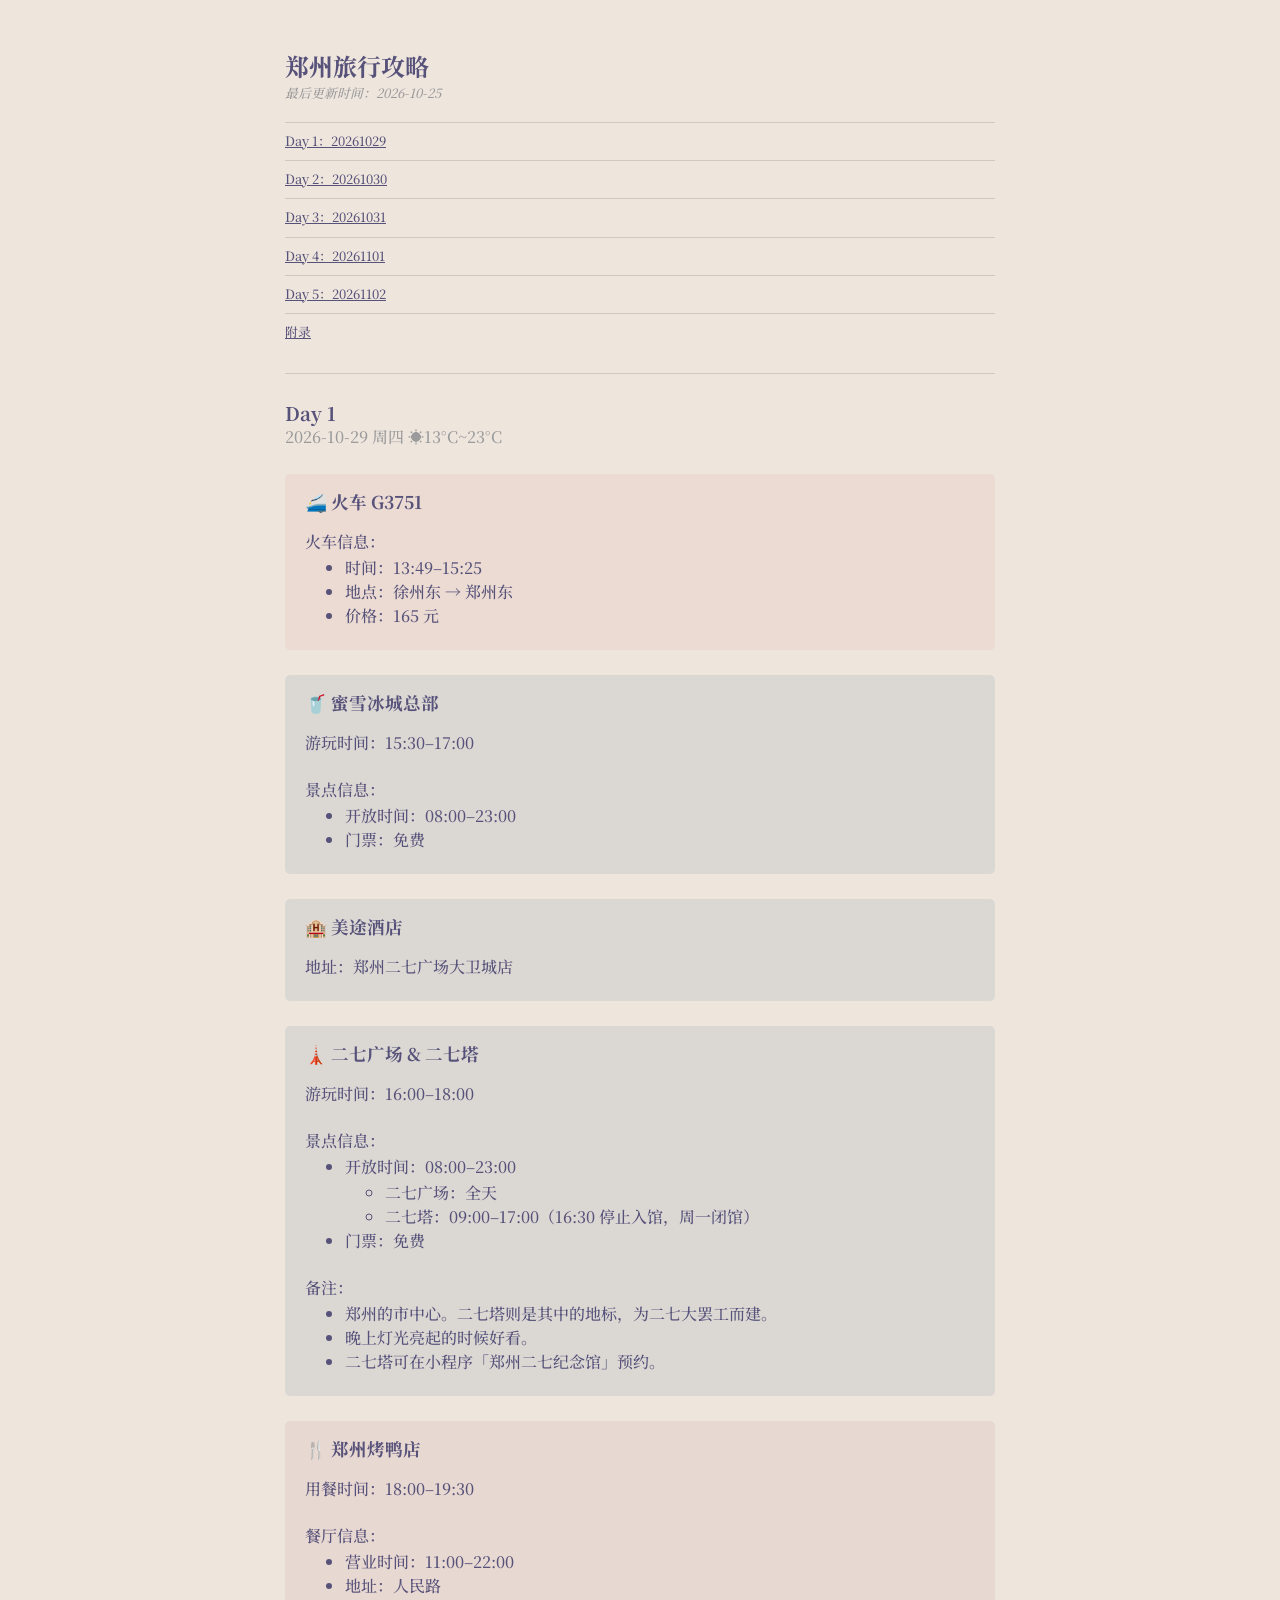
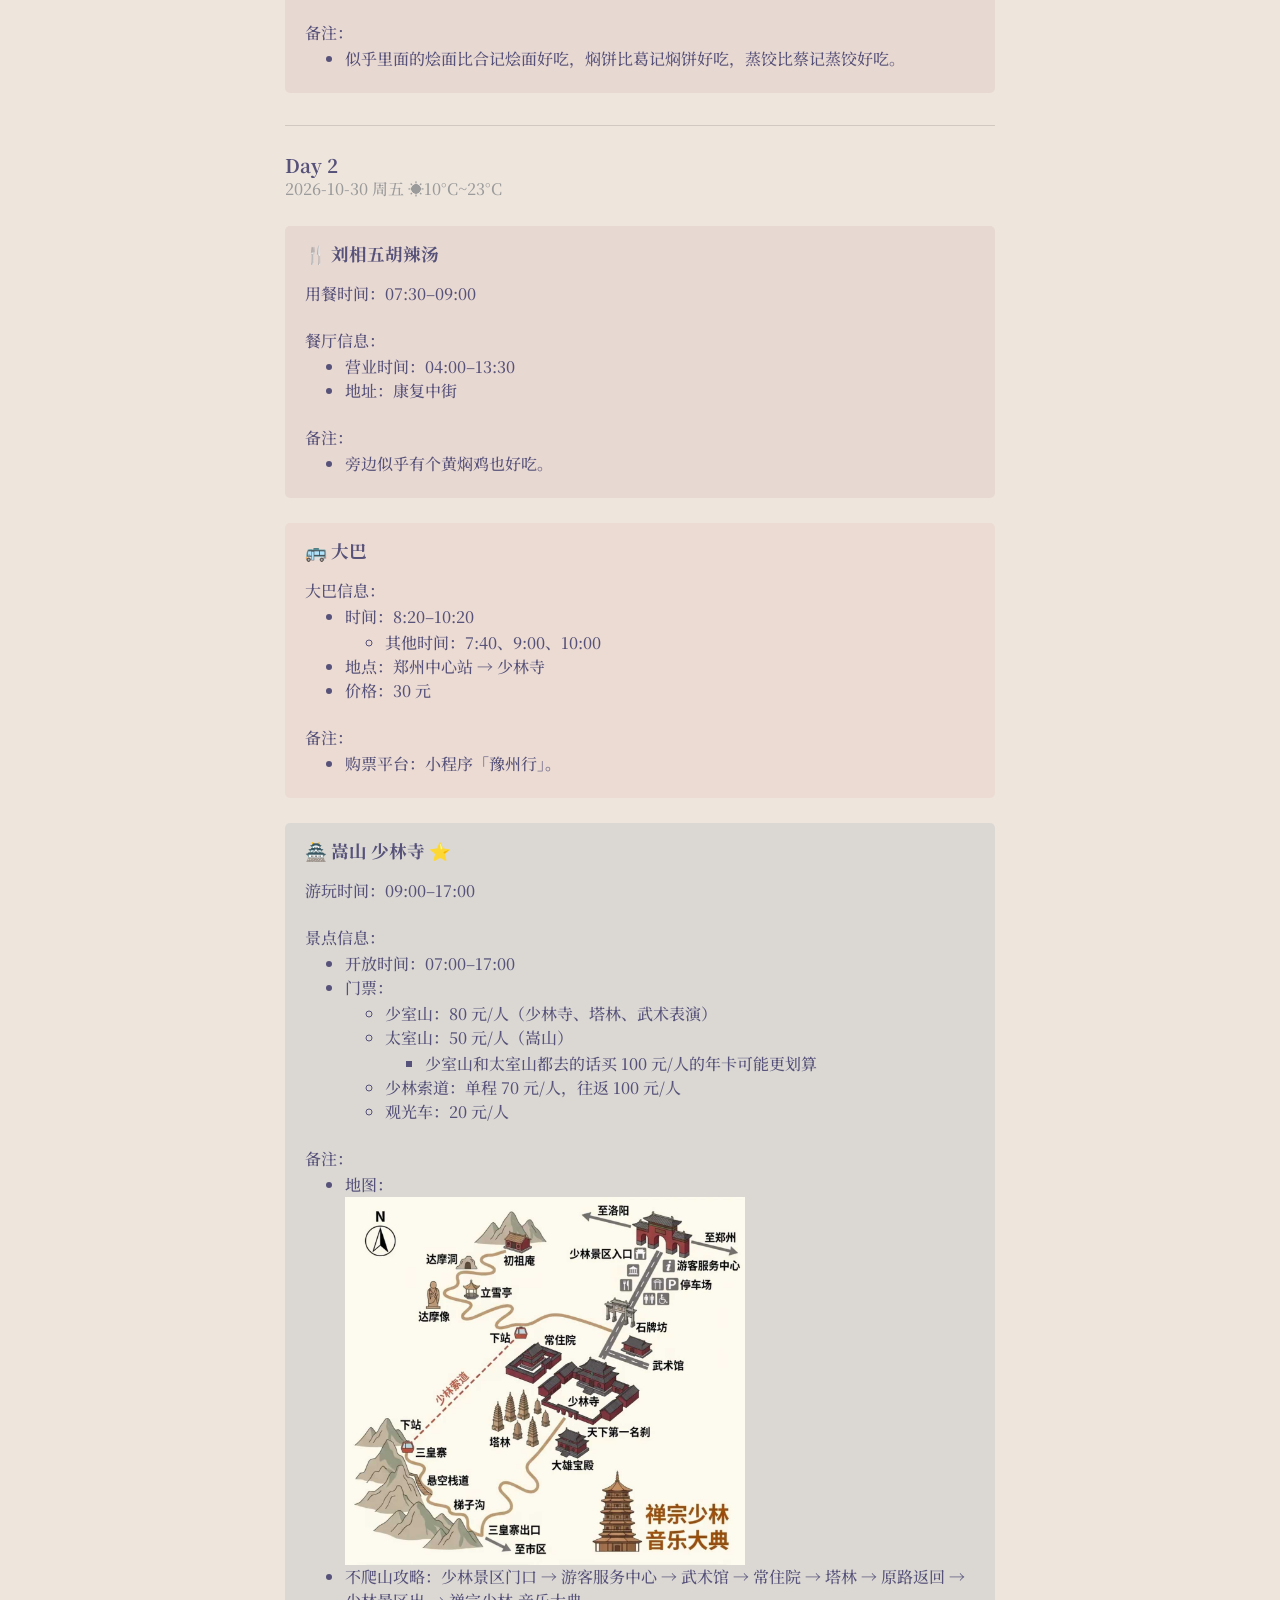
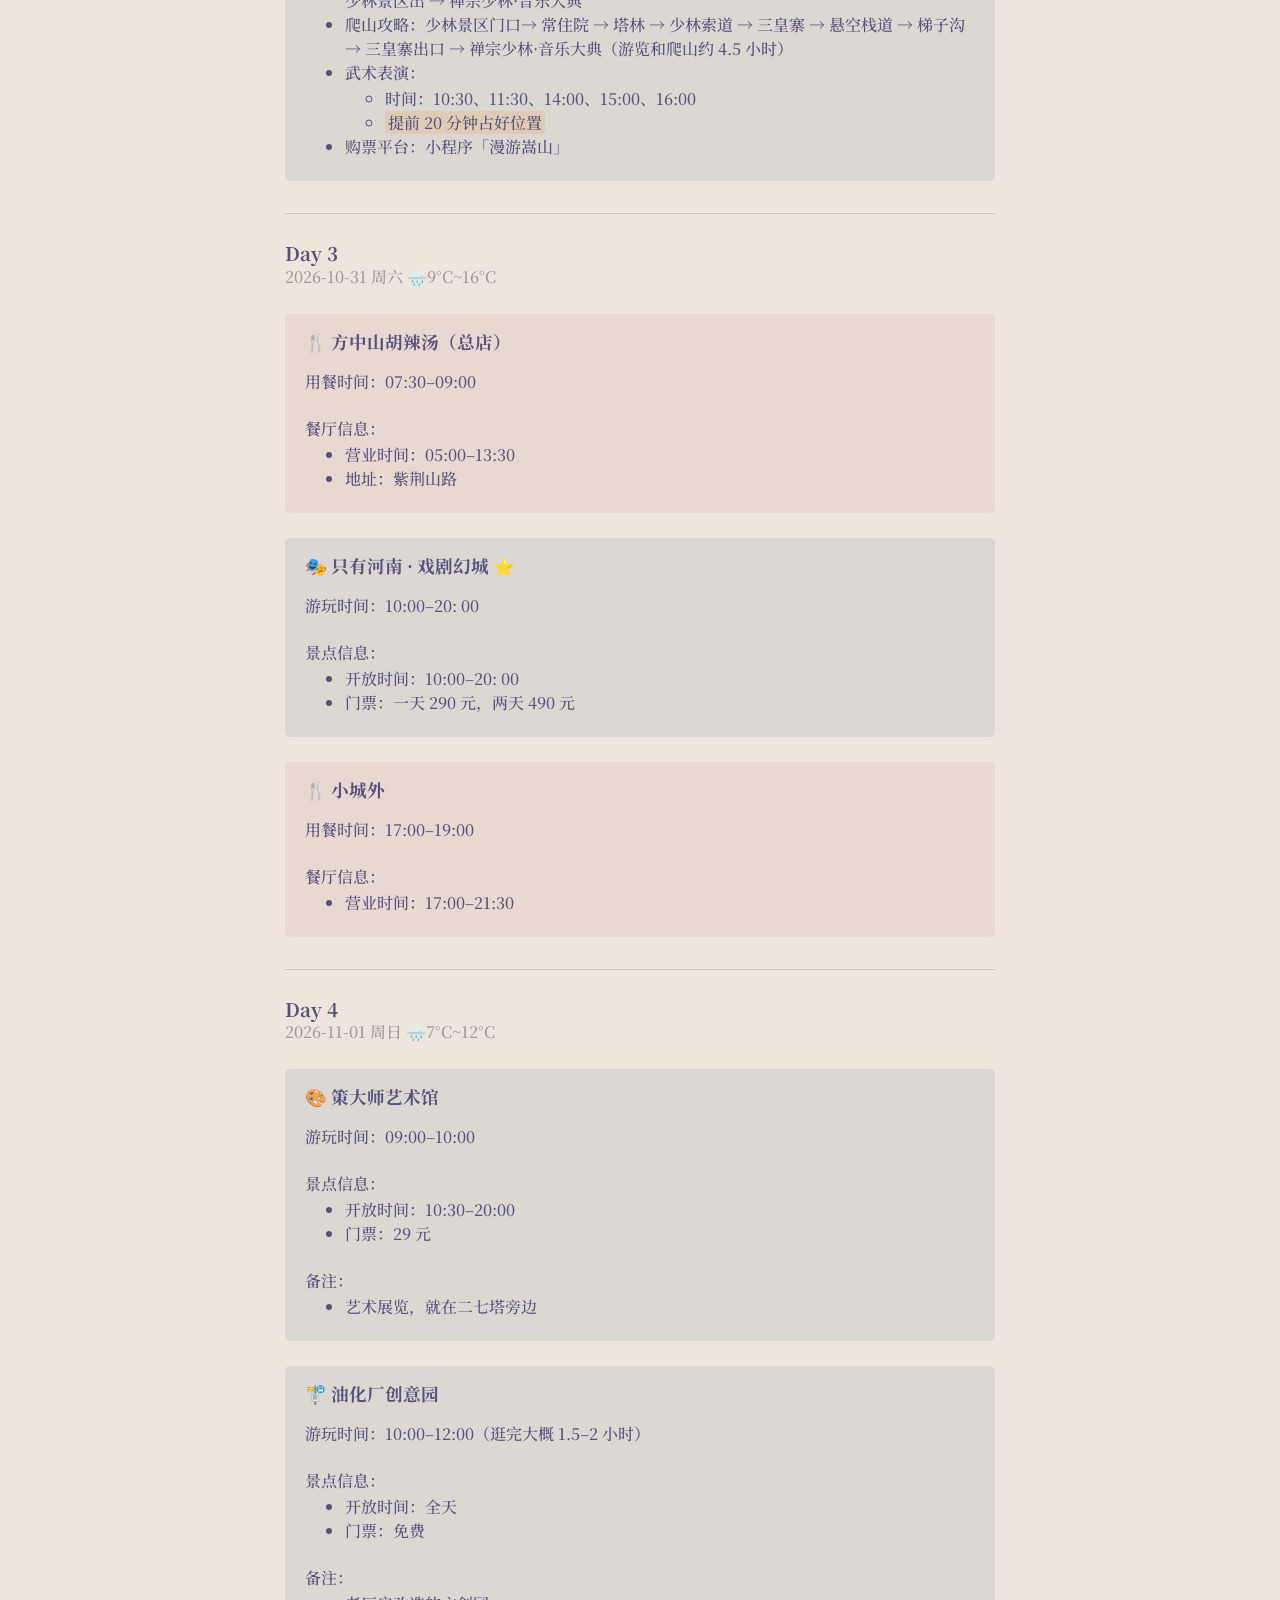
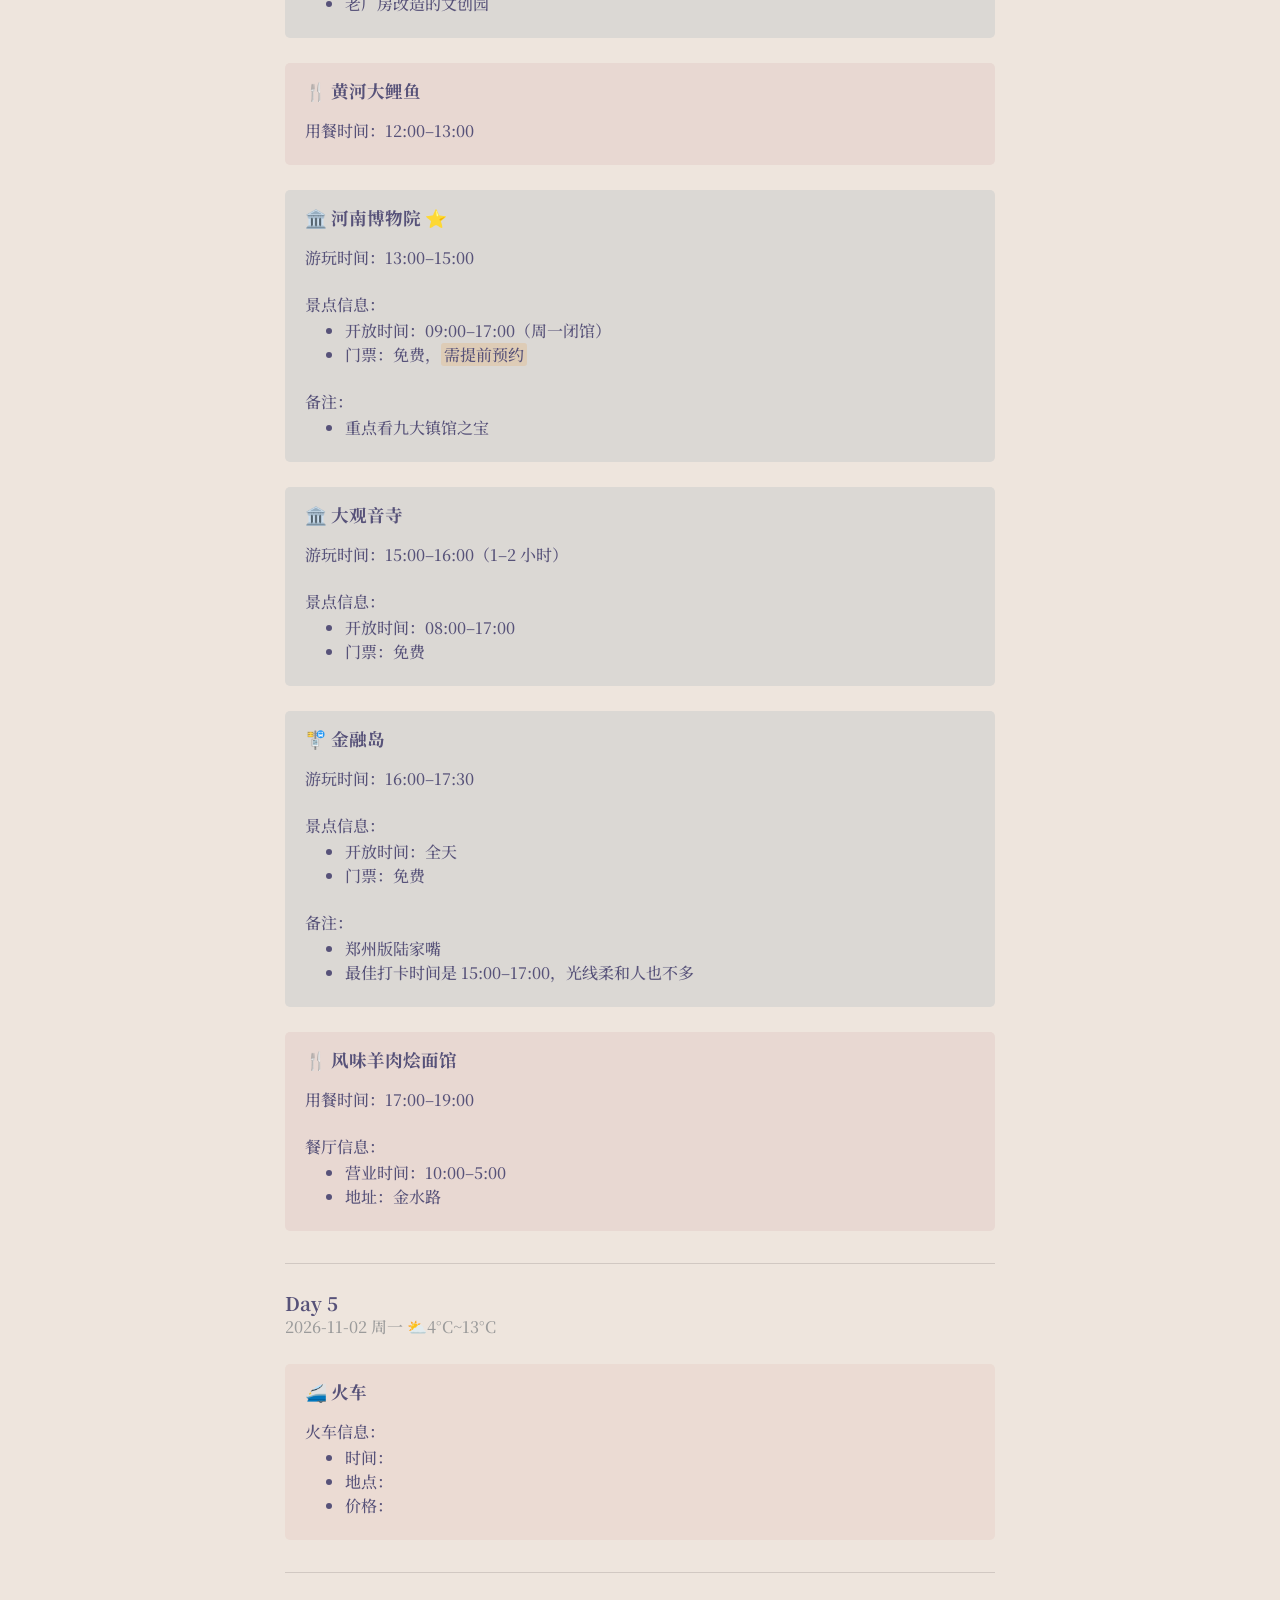
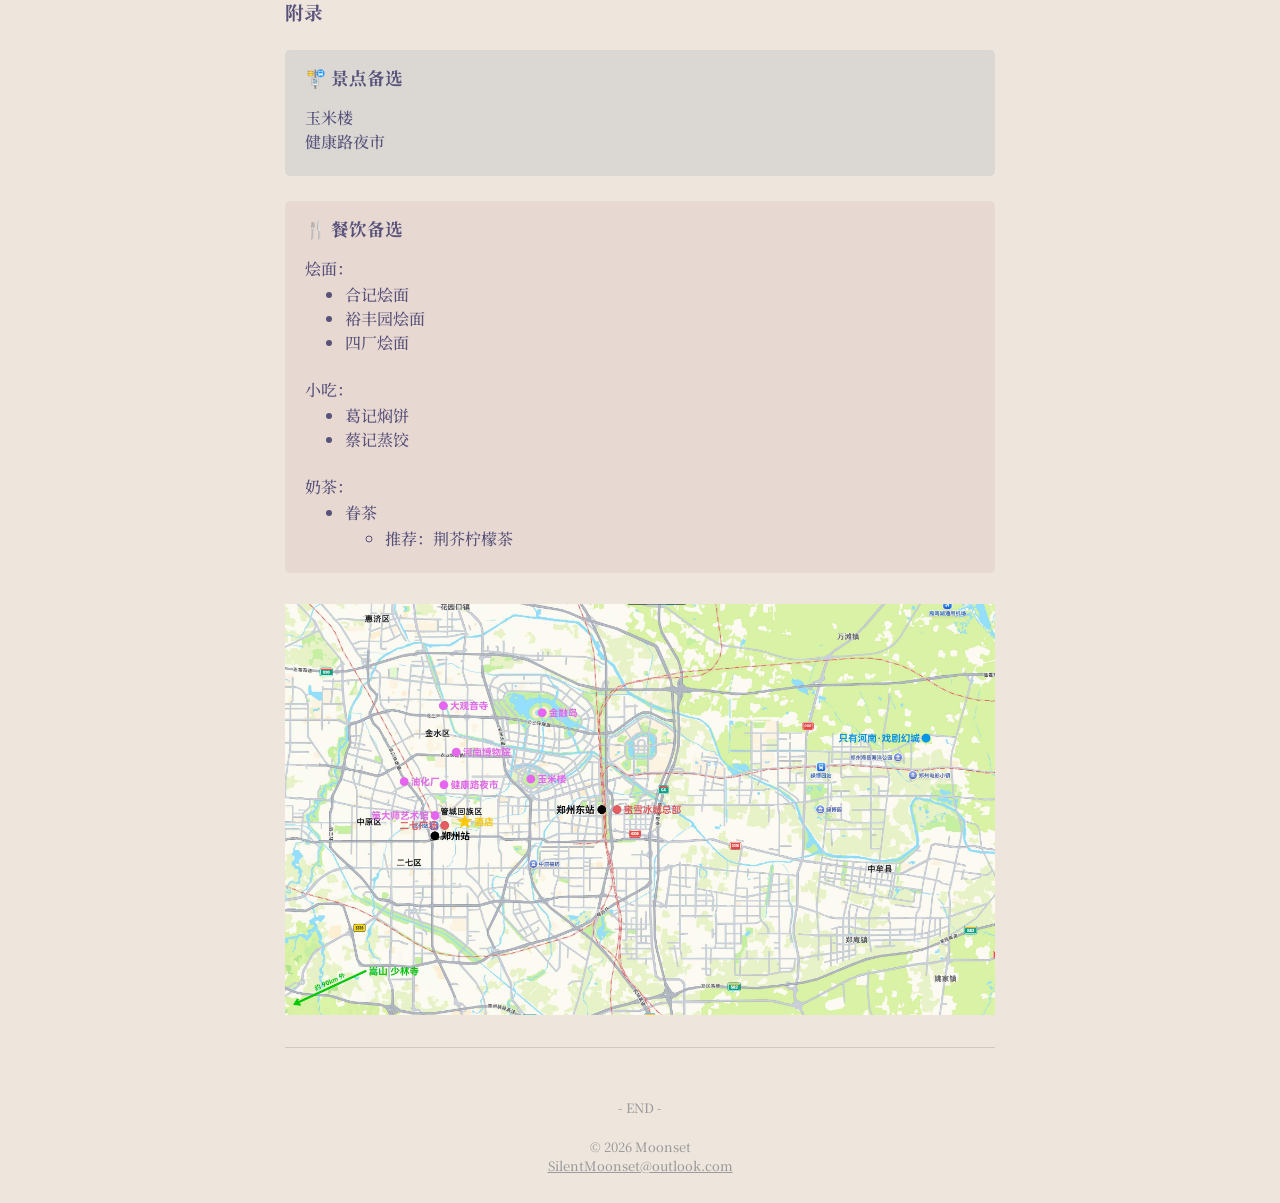
<file: site/zhengzhou.html>
<!DOCTYPE html>

<html lang="zh-CN">


  <head>
    <meta charset="UTF-8">
    <meta name="viewport" content="width=device-width, initial-scale=1">

    <meta name="author" content="Moonset">
    <meta name="description" content="A Walkthrough for Zhengzhou traveling">

    <title>郑州旅行攻略</title>
    <link rel="icon" href="../img/moonset_logo_2.png" type="image/x-icon">

    <link rel="stylesheet" href="../css/style.css">
  </head>


  <body>

    <div class="container">

      <header>
        <h2 id="title">郑州旅行攻略</h2>
        <p class="timestamp">最后更新时间：2026-10-25</p>
      </header>            

      <aside class="toc">
        <nav>
          <ul>
            <hr>
            <li><a href="#20261029">Day 1：20261029</a></li>
            <hr>
            <li><a href="#20261030">Day 2：20261030</a></li>
            <hr>
            <li><a href="#20261031">Day 3：20261031</a></li>
            <hr>
            <li><a href="#20261101">Day 4：20261101</a></li>
            <hr>
            <li><a href="#20261102">Day 5：20261102</a></li>
            <hr>
            <li><a href="#appendix">附录</a></li>
          </ul>
        </nav>
      </aside>

      <main>

        <hr id="20261029">

        <!-- Day1: 2026-10-29 -->
        <h3>Day 1</h3>
        <p class="dayinfo">2026-10-29 周四 ☀️13°C~23°C</p>

        <div class="callout traffic">
          <div class="title">🚄 火车 G3751</div>
          <p>火车信息：</p>
          <ul>
            <li>时间：13:49–15:25</li>
            <li>地点：徐州东 → 郑州东</li>
            <li>价格：165 元</li>
          </ul>
        </div>

        <div class="callout spot">
          <div class="title">🥤 蜜雪冰城总部</div>
          <p>游玩时间：15:30–17:00</p>
          <br>
          <p>景点信息：</p>
          <ul>
            <li>开放时间：08:00–23:00</li>
            <li>门票：免费</li>
          </ul>
        </div>

        <div class="callout hotel">
          <div class="title">🏨 美途酒店</div>
          <p>地址：郑州二七广场大卫城店</p>
        </div>

        <div class="callout spot">
          <div class="title">🗼 二七广场 & 二七塔</div>
          <p>游玩时间：16:00–18:00</p>
          <br>
          <p>景点信息：</p>
          <ul>
            <li>开放时间：08:00–23:00</li>
            <ul>
              <li>二七广场：全天</li>
              <li>二七塔：09:00–17:00（16:30 停止入馆，周一闭馆）</li>
            </ul>
            <li>门票：免费</li>
          </ul>
          <br>
          <p>备注：</p>
          <ul>
            <li>郑州的市中心。二七塔则是其中的地标，为二七大罢工而建。</li>
            <li>晚上灯光亮起的时候好看。</li>
            <li>二七塔可在小程序「郑州二七纪念馆」预约。</li>
          </ul>
        </div>

        <div class="callout restaurant">
          <div class="title">🍴 郑州烤鸭店</div>
          <p>用餐时间：18:00–19:30</p>
          <br>
          <p>餐厅信息：</p>
          <ul>
            <li>营业时间：11:00–22:00</li>
            <li>地址：人民路</li>
          </ul>
          <br>
          <p>备注：</p>
          <ul>
            <li>似乎里面的烩面比合记烩面好吃，焖饼比葛记焖饼好吃，蒸饺比蔡记蒸饺好吃。</li>
          </ul>
        </div>

        <hr id="20261030">

        <!-- Day2: 2026-10-30 -->
        <h3>Day 2</h3>
        <p class="dayinfo">2026-10-30 周五 ☀️10°C~23°C</p>

        <div class="callout restaurant">
          <div class="title">🍴 刘相五胡辣汤</div>
          <p>用餐时间：07:30–09:00</p>
          <br>
          <p>餐厅信息：</p>
          <ul>
            <li>营业时间：04:00–13:30</li>
            <li>地址：康复中街</li>
          </ul>
          <br>
          <p>备注：</p>
          <ul>
            <li>旁边似乎有个黄焖鸡也好吃。</li>
          </ul>
        </div>

        <div class="callout traffic">
          <div class="title">🚌 大巴</div>
          <p>大巴信息：</p>
          <ul>
            <li>时间：8:20–10:20</li>
            <ul>
              <li>其他时间：7:40、9:00、10:00</li>
            </ul>
            <li>地点：郑州中心站 → 少林寺</li>
            <li>价格：30 元</li>
          </ul>
          <br>
          <p>备注：</p>
          <ul>
            <li>购票平台：小程序「豫州行」。</li>
          </ul>
        </div>

        <div class="callout spot">
          <div class="title">🏯 嵩山 少林寺 ⭐️</div>
          <p>游玩时间：09:00–17:00</p>
          <br>
          <p>景点信息：</p>
          <ul>
            <li>开放时间：07:00–17:00</li>
            <li>门票：</li>
            <ul>
              <li>少室山：80 元/人（少林寺、塔林、武术表演）</li>
              <li>太室山：50 元/人（嵩山）</li>
              <ul>
                <li>少室山和太室山都去的话买 100 元/人的年卡可能更划算</li>
              </ul>
              <li>少林索道：单程 70 元/人，往返 100 元/人</li>
              <li>观光车：20 元/人</li>
            </ul>
          </ul>
          <br>
          <p>备注：</p>
          <ul>
            <li>地图：</li>
            <img src="../img/shaolin_monastery.jpg" alt="Map of Shaolin Monastery" width="400">
            <li>不爬山攻略：少林景区门口 → 游客服务中心 → 武术馆 → 常住院 → 塔林 → 原路返回 → 少林景区出 → 禅宗少林·音乐大典</li>
            <li>爬山攻略：少林景区门口→ 常住院 → 塔林 → 少林索道 → 三皇寨 → 悬空栈道 → 梯子沟 → 三皇寨出口 → 禅宗少林·音乐大典（游览和爬山约 4.5 小时）</li>
            <li>武术表演：</li>
            <ul>
              <li>时间：10:30、11:30、14:00、15:00、16:00</li>
              <li><mark>提前 20 分钟占好位置</mark></li>
            </ul>
            <li>购票平台：小程序「漫游嵩山」</li>
          </ul>
        </div>

        <hr id="20261031">

        <!-- Day3: 2026-10-31 -->
        <h3>Day 3</h3>
        <p class="dayinfo">2026-10-31 周六 🌧️9°C~16°C</p>

        <div class="callout restaurant">
          <div class="title">🍴 方中山胡辣汤（总店）</div>
          <p>用餐时间：07:30–09:00</p>
          <br>
          <p>餐厅信息：</p>
          <ul>
            <li>营业时间：05:00–13:30</li>
            <li>地址：紫荆山路</li>
          </ul>
        </div>

        <div class="callout spot">
          <div class="title">🎭 只有河南 · 戏剧幻城 ⭐️</div>
          <p>游玩时间：10:00–20: 00</p>
          <br>
          <p>景点信息：</p>
          <ul>
            <li>开放时间：10:00–20: 00</li>
            <li>门票：一天 290 元，两天 490 元</li>
          </ul>
        </div>

        <div class="callout restaurant">
          <div class="title">🍴 小城外</div>
          <p>用餐时间：17:00–19:00</p>
          <br>
          <p>餐厅信息：</p>
          <ul>
            <li>营业时间：17:00–21:30</li>
          </ul>
        </div>

        <hr id="20261101">

        <!-- Day4: 2026-11-01 -->
        <h3>Day 4</h3>
        <p class="dayinfo">2026-11-01 周日 🌧️7°C~12°C</p>

        <div class="callout spot">
          <div class="title">🎨 策大师艺术馆</div>
          <p>游玩时间：09:00–10:00</p>
          <br>
          <p>景点信息：</p>
          <ul>
            <li>开放时间：10:30–20:00</li>
            <li>门票：29 元</li>
          </ul>
          <br>
          <p>备注：</p>
          <ul>
            <li>艺术展览，就在二七塔旁边</li>
          </ul>
        </div>

        <div class="callout spot">
          <div class="title">🚏 油化厂创意园</div>
          <p>游玩时间：10:00–12:00（逛完大概 1.5–2 小时）</p>
          <br>
          <p>景点信息：</p>
          <ul>
            <li>开放时间：全天</li>
            <li>门票：免费</li>
          </ul>
          <br>
          <p>备注：</p>
          <ul>
            <li>老厂房改造的文创园</li>
          </ul>
        </div>

        <div class="callout restaurant">
          <div class="title">🍴 黄河大鲤鱼</div>
          <p>用餐时间：12:00–13:00</p>
        </div>

        <div class="callout spot">
          <div class="title">🏛️ 河南博物院 ⭐️</div>
          <p>游玩时间：13:00–15:00</p>
          <br>
          <p>景点信息：</p>
          <ul>
            <li>开放时间：09:00–17:00（周一闭馆）</li>
            <li>门票：免费，<mark>需提前预约</mark></li>
          </ul>
          <br>
          <p>备注：</p>
          <ul>
            <li>重点看九大镇馆之宝</li>
          </ul>
        </div>

        <div class="callout spot">
          <div class="title">🏛️ 大观音寺</div>
          <p>游玩时间：15:00–16:00（1–2 小时）</p>
          <br>
          <p>景点信息：</p>
          <ul>
            <li>开放时间：08:00–17:00</li>
            <li>门票：免费</li>
          </ul>
        </div>

        <div class="callout spot">
          <div class="title">🚏 金融岛</div>
          <p>游玩时间：16:00–17:30</p>
          <br>
          <p>景点信息：</p>
          <ul>
            <li>开放时间：全天</li>
            <li>门票：免费</li>
          </ul>
          <br>
          <p>备注：</p>
          <ul>
            <li>郑州版陆家嘴</li>
            <li>最佳打卡时间是 15:00–17:00，光线柔和人也不多</li>
          </ul>
        </div>

        <div class="callout restaurant">
          <div class="title">🍴 风味羊肉烩面馆</div>
          <p>用餐时间：17:00–19:00</p>
          <br>
          <p>餐厅信息：</p>
          <ul>
            <li>营业时间：10:00–5:00</li>
            <li>地址：金水路</li>
          </ul>
        </div>

        <hr id="20261102">

        <!-- Day3: 2026-11-02 -->
        <h3>Day 5</h3>
        <p class="dayinfo">2026-11-02 周一 ⛅️4°C~13°C</p>

        <div class="callout traffic">
          <div class="title">🚄 火车</div>
          <p>火车信息：</p>
          <ul>
            <li>时间：</li>
            <li>地点：</li>
            <li>价格：</li>
          </ul>
        </div>

        <hr id="appendix">

        <!-- 附录 -->
        <h3>附录</h3>

        <div class="callout spot">
          <div class="title">🚏 景点备选</div>
          <p>玉米楼</p>
          <p>健康路夜市</p>
        </div>

        <div class="callout restaurant">
          <div class="title">🍴 餐饮备选</div>
          <p>烩面：</p>
          <ul>
            <li>合记烩面</li>
            <li>裕丰园烩面</li>
            <li>四厂烩面</li>
          </ul>
          <br>
          <p>小吃：</p>
          <ul>
            <li>葛记焖饼</li>
            <li>蔡记蒸饺</li>
          </ul>
          <br>
          <p>奶茶：</p>
          <ul>
            <li>眷茶</li>
            <ul>
              <li>推荐：荆芥柠檬茶</li>
            </ul>
          </ul>
        </div>

        <br>
        <img src="../img/map_zhengzhou.jpg" alt="郑州旅行地图">
        <hr>

      </main>

      <footer>
        <p>- END -</p>
        <br>
        <p>&copy; 2026 Moonset</p>
        <p><a href="mailto:silentmoonset@outlook.com">SilentMoonset@outlook.com</a></p>
      </footer>

    </div>
  </body>
</html>
</file>
<file: css/style.css>
/* 字体 */
@font-face {
  font-family: "Noto Serif SC";
  src: url("../fonts/NotoSerifSC-VariableFont_wght.woff2") format("woff2");
  font-weight: 200 900;
  font-display: swap;
}

/* 页面主体容器 */
.container {
  max-width: 750px;
  margin: 0 auto;
  padding: 20px;
  box-sizing: border-box;
}

/* 基本元素 */
html {
  scroll-behavior: smooth;
  -webkit-text-size-adjust: 100%;
}

body {
  font-family: "Noto Serif SC", serif;
  font-weight: 500;
  color: #575279;
  background-color: #EEE5DD;
}

h2 {
  margin-bottom: 0;
}

p {
  margin: 0 0;
  line-height: 1.5;
}

ul, ol {
  margin-top: 2px;
  margin-bottom: 0;
}

ul li, ol li {
  line-height: 1.5;
}

a {
  color: inherit;
}
a:hover {
  color: #D5817D;
}

hr {
  border: none;
  border-top: 1px solid #D1C8C2;
  margin: 32px 0 25px;
}

img {
  max-width: 100%;
  height: auto;
  display: block;
}

mark {
  background-color: #DECCB6;
  color: #575279;
  padding: 0 3px;
  border-radius: 3px;
}

footer {
  margin-top: 50px;
  text-align: center;
  font-size: 0.8em;
  color: #9B9B9B;
}

/* 常规在文字下的列表缩进 */
.second_li_indent {
  margin-left: 1.5em;
}

/* 大标题下的时间戳 */
.timestamp {
  color: #9B9B9B;
  font-size: 0.8em;
  font-style: italic;
  margin-bottom: 20px;
}

/* 小标题下的当天信息 */
.dayinfo {
  color: #9B9B9B;
  margin-top: -20px;
}

/* 箭头上下边距 */
.arrow {
  margin: 20px 10px -5px;
}

/* Callout 公共样式 */
.callout {
  margin-top: 25px;
  margin-bottom: 8px;
  padding: 15px 20px 22px;
  border-radius: 5px;
  flex-shrink: 0;
}

/* Callout 类型样式 */
.callout.spot { background-color: #DBD8D4; }
.callout.traffic { background-color: #EBDBD3; }
.callout.restaurant{ background-color: #E8D8D2; }
.callout.hotel { background-color: #DBD8D4}

/* 标题样式 */
.callout .title {
  font-size: 1.1em;
  font-weight: bold;
  margin-bottom: 16px;
}

/* Callout 文本块内的段落缩进 */
.p_indent {
  margin-left: 26px
}

/* Callout 文本块内的列表缩进 */
.first_li_indent {
  margin-left: 4px
}

/* 头部目录 */
.toc {
  font-size: 0.8em;
}
.toc ul {
  list-style: none;
  padding: 0;
  margin: 0;
}
.toc li {
  margin-bottom: 0.5em
}
.toc hr {
  border-top: 1px solid #D1C8C2;
  margin: 10px 0 8px 0
}

/* 横向滚动区 */
.scroll-x {
  overflow-x: auto;
  overflow-y: hidden;
}
.row {
  display: flex;
  gap: 16px;           /* 区块之间的间距 */
  align-items: flex-start;
}
.card {
  width: 100%;
  box-sizing: border-box;
}
.scroll-x .sub-card {
  width: 100%;
  flex-shrink: 0;
}
</file>
<file: docs/css/style.css>
@font-face {
    font-family: "HarmonyOS Sans";
    src: url("../fonts/HarmonyOS_Sans.woff2") format("woff2"),
        url("../fonts/HarmonyOS_Sans.woff") format("woff");
    font-weight: normal;
    font-style: normal;
    font-display: swap;
}

/* 页面主体容器 */
.container {
    max-width: 750px;
    margin: 0 auto;
    padding: 20px;
    box-sizing: border-box;
    font-family: sans-serif;
}


/* 基本元素 */
body {
    font-family: "HarmonyOS Sans", sans-serif;
    color: #fafafa;
    background-color: #222222;
}

h2 {
    margin-bottom: 0;
}

p {
    margin: 0 0;
    line-height: 1.5;
}

ul, ol {
    margin-top: 2px;
    margin-bottom: 0;
}

ul li, ol li {
    line-height: 1.5;
}

hr {
    border: none;
    border-top: 2px solid #3e3e3e;
    margin: 2.5em 0 2em;
}

mark {
    background-color: #9a9747;
    color: #fafafa;
    padding: 0 3px;
    border-radius: 3px;
}

/* 常规在文字下的列表缩进 */
.normal_li_indent {
    margin-left: 1.5em;
}

/* “打车去干饭”块下面的列表上边距 */
#ul1 {
    margin-top: 10px;
}

/* 标题下的时间戳 */
.timestamp {
    color: #515151;
    font-size: 0.5em;
    font-style: italic;
}

/* 箭头上下边距 */
.arrow {
    margin: 20px 10px -5px;
}


/* Callout公共样式 */
.callout {
    margin-top: 25px;
    padding: 15px 20px 22px;
    border-radius: 5px;
}

/* Callout类型样式 */
.callout.note { background-color: #2a548c64; }

/* 标题样式 */
.callout .title {
    color: #0f72f4;
    font-weight: bold;
    margin-bottom: 16px;
}

/* Callout文本块内的段落缩进 */
.p_indent {
    margin-left: 26px
}

/* Callout文本块内的列表缩进 */
.l_indent {
    margin-left: 4px
}
</file>
